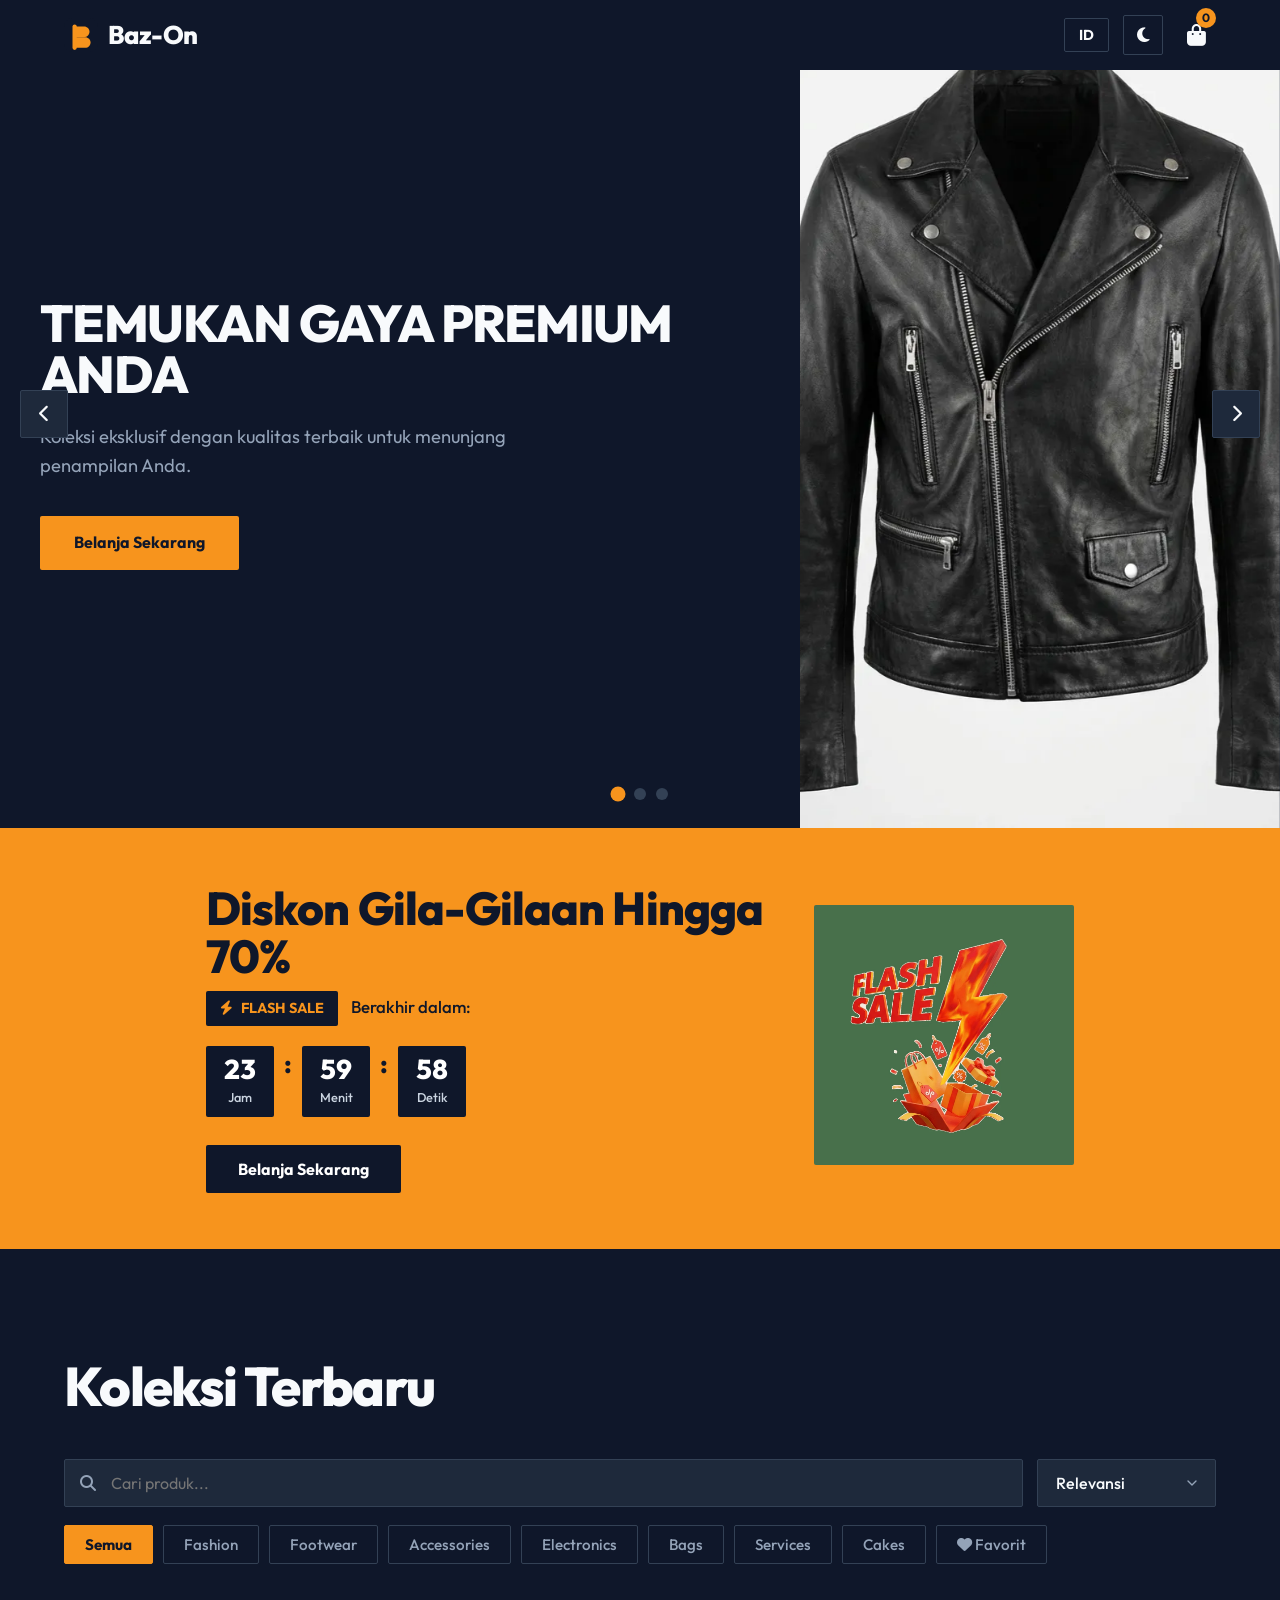
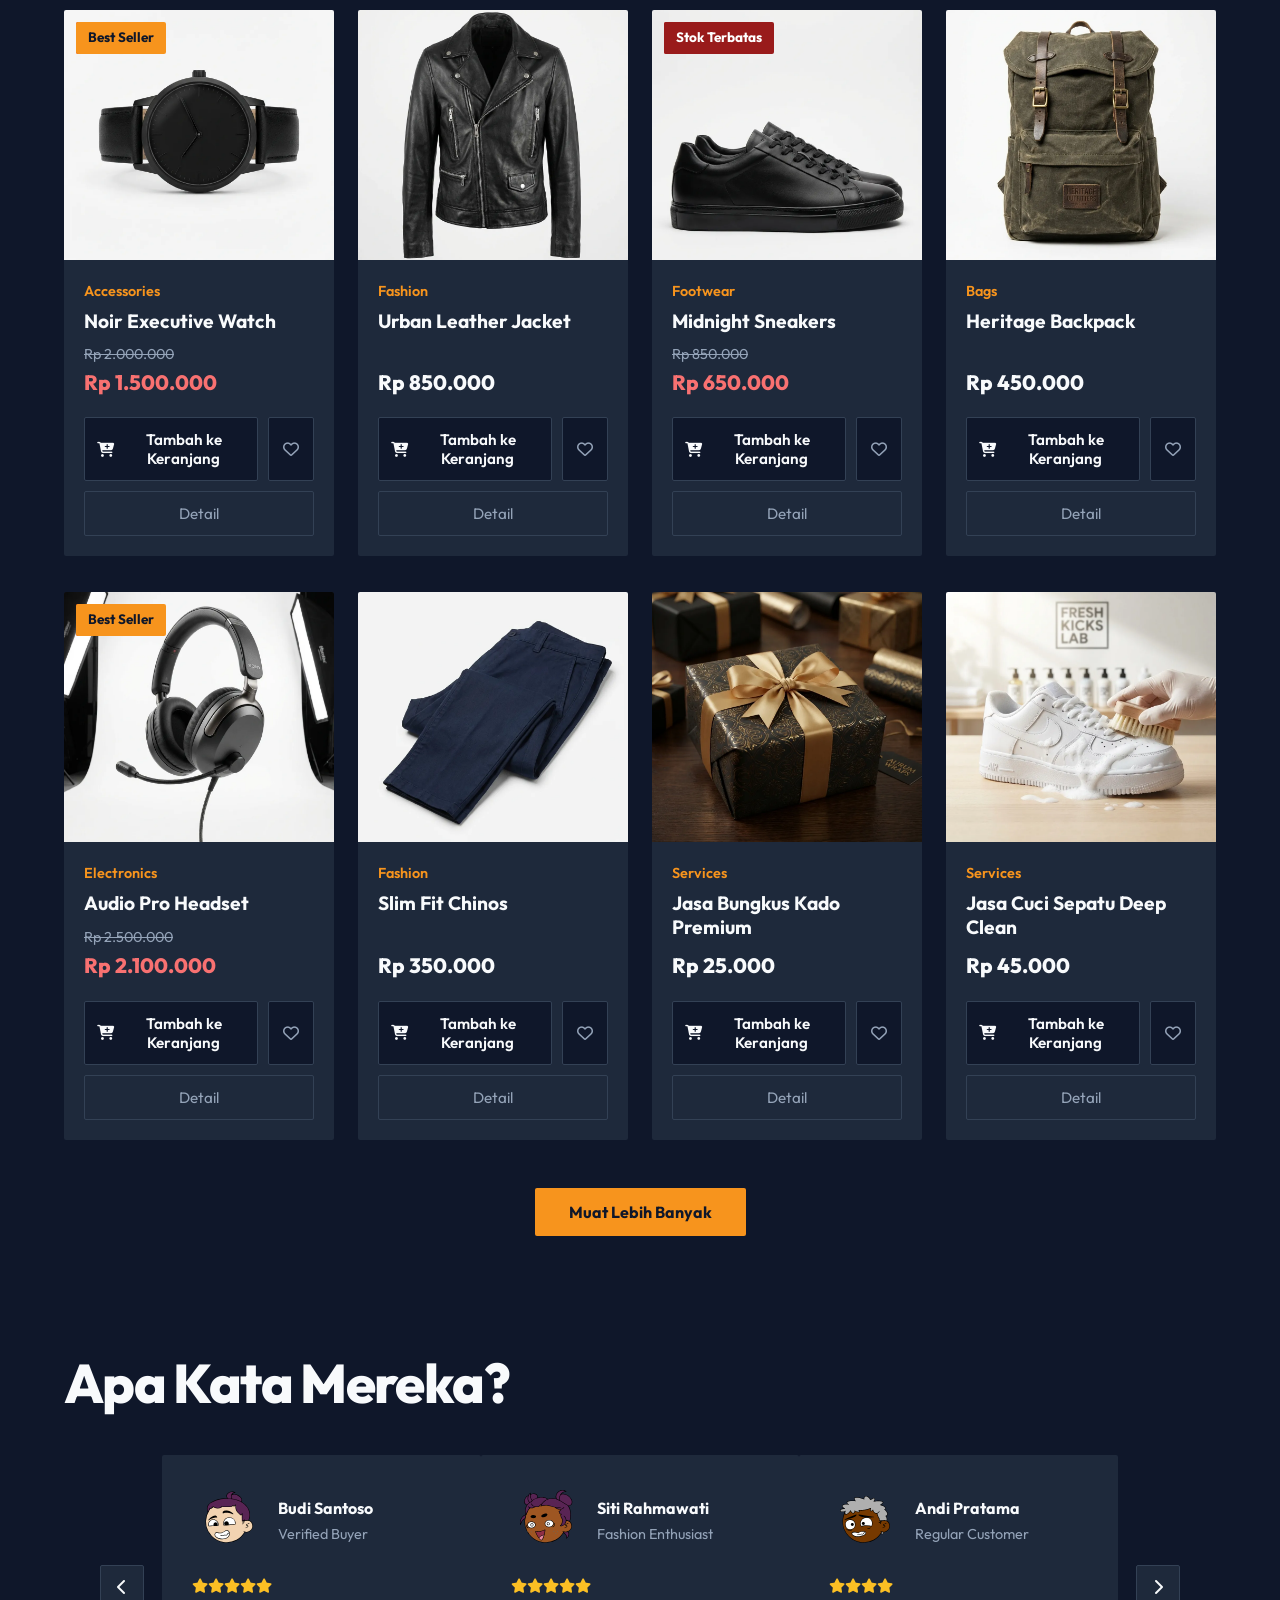
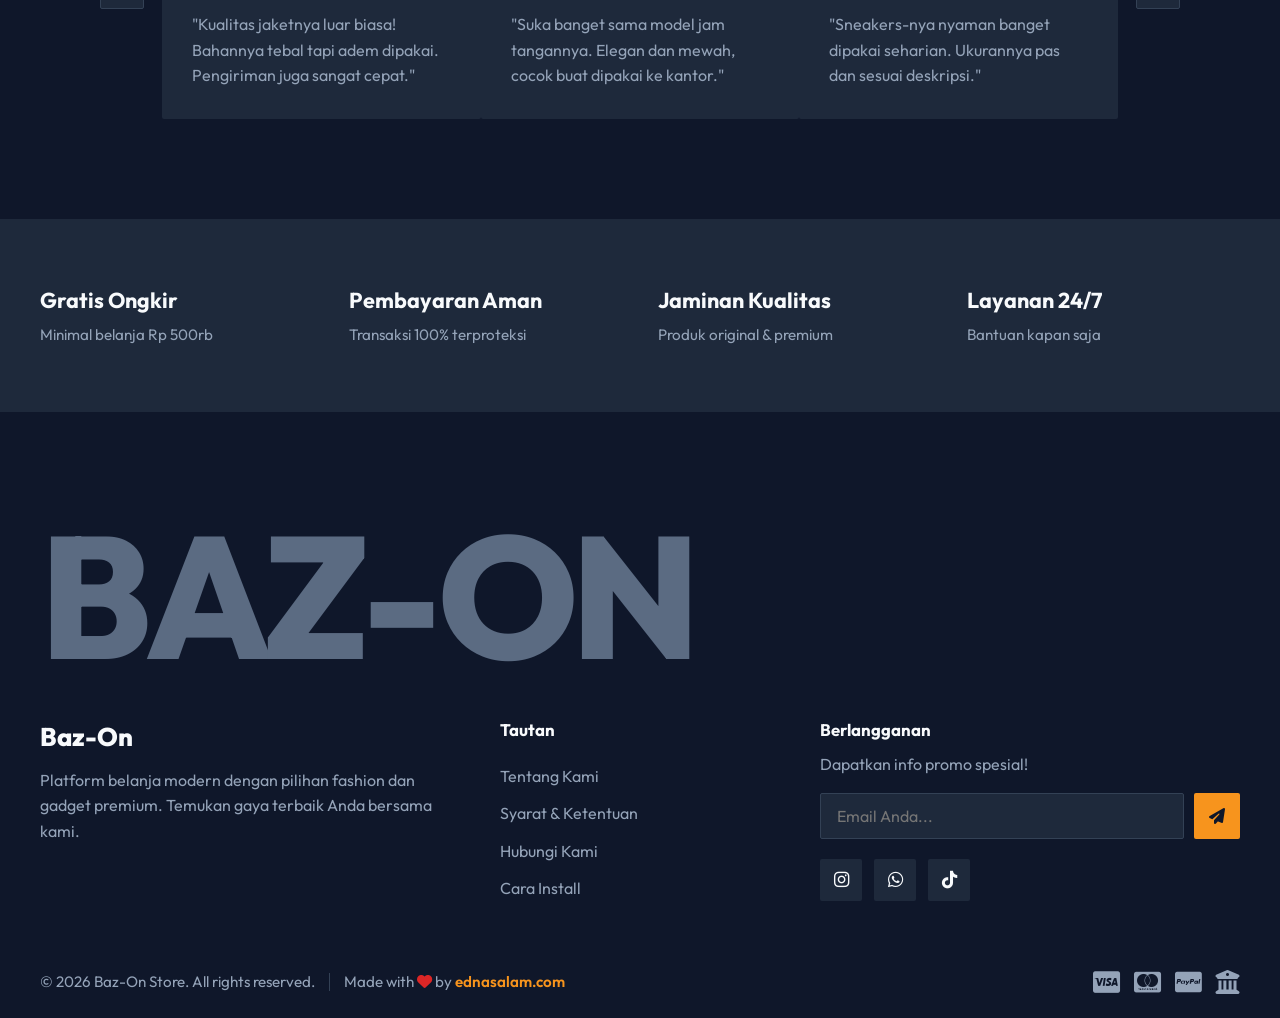
<file: index.html>
<!DOCTYPE html>
<html lang="id">

<head>
    <meta charset="UTF-8">
    <meta name="viewport" content="width=device-width, initial-scale=1.0">
    <title>Baz-On Store | Toko Online Serba Ada</title>
    <meta name="description"
        content="Toko online terpercaya dengan kualitas terbaik. Belanja mudah, checkout via WhatsApp.">
    <meta name="keywords" content="toko online, fashion pria, jam tangan, sneakers, belanja online, premium store">
    <meta name="author" content="Baz-On Store">
    <meta name="robots" content="index, follow">

    <!-- Canonical -->
    <link rel="canonical" href="https://aqles.github.io/baz-on/">

    <!-- Open Graph / Facebook -->
    <meta property="og:type" content="website">
    <meta property="og:url" content="https://aqles.github.io/baz-on/">
    <meta property="og:title" content="Baz-On Store | Toko Online Serba Ada">
    <meta property="og:description"
        content="Temukan gaya premium Anda di Baz-On Store. Belanja aman, mudah, dan terpercaya.">
    <meta property="og:image" content="https://aqles.github.io/baz-on/images/preview.jpg">

    <!-- Twitter -->
    <meta property="twitter:card" content="summary_large_image">
    <meta property="twitter:url" content="https://aqles.github.io/baz-on/">
    <meta property="twitter:title" content="Baz-On Store | Premium E-Commerce">
    <meta property="twitter:description"
        content="Temukan gaya premium Anda di Baz-On Store. Belanja aman, mudah, dan terpercaya.">
    <meta property="twitter:image" content="https://aqles.github.io/baz-on/images/preview.jpg">

    <!-- Structured Data (JSON-LD) -->
    <script type="application/ld+json">
    {
        "@context": "https://schema.org",
        "@type": "OnlineStore",
        "name": "Baz-On Store",
        "image": "https://aqles.github.io/baz-on/logo.svg",
        "description": "Toko online terpercaya dengan kualitas terbaik. Belanja mudah, checkout via WhatsApp.",
        "url": "https://aqles.github.io/baz-on/",
        "telephone": "+6281234567890",
        "priceRange": "$$"
    }
    </script>

    <link rel="icon" type="image/svg+xml" href="logo.svg?v=2">
    <link rel="manifest" href="manifest.json">
    <meta name="theme-color" content="#0f172a">

    <link rel="preconnect" href="https://fonts.googleapis.com">
    <link rel="preconnect" href="https://fonts.gstatic.com" crossorigin>
    <link rel="preconnect" href="https://cdnjs.cloudflare.com" crossorigin>
    <link href="https://fonts.googleapis.com/css2?family=Outfit:wght@300;400;500;600;700;800&display=swap" rel="stylesheet">
    <link rel="stylesheet" href="style.css">
    <link rel="stylesheet" href="https://cdnjs.cloudflare.com/ajax/libs/font-awesome/6.4.0/css/all.min.css">

    <!-- PWA Registration -->
    <script>
        if ('serviceWorker' in navigator) {
            window.addEventListener('load', () => {
                navigator.serviceWorker.register('sw.js').catch(() => {});
            });
        }
    </script>
</head>

<body>
    <div class="app-container">
        <!-- Navigation -->
        <nav class="navbar">
            <div class="nav-content">
                <div class="logo">
                    <img src="logo.svg" alt="Baz-On Logo" class="logo-img"> Baz-On
                </div>
                <div class="nav-icons">
                    <button id="installBtn" class="install-btn hidden" aria-label="Install aplikasi Baz-On">
                        <i class="fa-solid fa-download"></i> Install
                    </button>

                    <!-- Language Toggle -->
                    <button id="langToggle" aria-label="Ganti bahasa">
                        ID
                    </button>
                    <button class="theme-toggle" id="themeToggle" aria-label="Ganti tema gelap atau terang">
                        <i class="fa-solid fa-moon"></i>
                    </button>
                    <div class="cart-icon-wrapper" id="cartBtn" role="button" tabindex="0" aria-label="Buka keranjang belanja">
                        <i class="fa-solid fa-shopping-bag"></i>
                        <span class="cart-count" id="cartCount">0</span>
                    </div>
                </div>
            </div>
        </nav>

        <!-- Hero Section -->
        <!-- Hero Slider (Dynamic) -->
        <header class="hero-slider" id="home">
            <div class="slider-wrapper" id="sliderWrapper">
                <!-- Slides will be injected by JS -->
            </div>

            <button class="slider-btn prev-btn" id="prevBtn" aria-label="Slide sebelumnya"><i class="fa-solid fa-chevron-left"></i></button>
            <button class="slider-btn next-btn" id="nextBtn" aria-label="Slide selanjutnya"><i class="fa-solid fa-chevron-right"></i></button>

            <div class="slider-dots" id="sliderDots"></div>
        </header>

        <!-- Flash Sale Section -->
        <section class="flash-sale-section" id="flashSale">
            <div class="flash-sale-content">
                <h2 data-i18n="flash_sale.title">Diskon Gila-Gilaan Hingga 70%</h2>
                <p><span class="flash-label"><i class="fa-solid fa-bolt"></i> <span data-i18n="flash_sale.label">FLASH SALE</span></span> <span data-i18n="flash_sale.ends_in">Berakhir dalam:</span></p>
                <div class="countdown-timer">
                    <div class="timer-box">
                        <span id="timerHours">00</span>
                        <small data-i18n="flash_sale.hours">Jam</small>
                    </div>
                    <span class="timer-colon">:</span>
                    <div class="timer-box">
                        <span id="timerMinutes">00</span>
                        <small data-i18n="flash_sale.minutes">Menit</small>
                    </div>
                    <span class="timer-colon">:</span>
                    <div class="timer-box">
                        <span id="timerSeconds">00</span>
                        <small data-i18n="flash_sale.seconds">Detik</small>
                    </div>
                </div>
                <button class="btn-flash" id="flashShopBtn"
                    data-i18n="flash_sale.shop_now">
                    Belanja Sekarang
                </button>
            </div>
            <div class="flash-sale-image">
                <img src="images/flash-sale.webp" alt="Flash Sale" onerror="this.style.display='none'">
            </div>
        </section>

        <!-- Product Grid -->
        <main id="products" class="products-section">
            <div class="section-header">
                <h2 data-i18n="products.title">Koleksi Terbaru</h2>
            </div>

            <div class="controls-wrapper">
                <div class="search-container">
                    <div class="search-wrapper">
                        <i class="fa-solid fa-search search-icon"></i>
                        <input type="text" id="searchInput" name="search" placeholder="Cari produk..."
                            data-i18n-placeholder="products.search_placeholder">
                    </div>
                </div>

                <div class="sort-container">
                    <select id="sortSelect" name="sort" class="sort-dropdown">
                        <option value="default" data-i18n="products.sort.default">Relevansi</option>
                        <option value="price_asc" data-i18n="products.sort.price_asc">Harga Terendah</option>
                        <option value="price_desc" data-i18n="products.sort.price_desc">Harga Tertinggi</option>
                        <option value="name_asc" data-i18n="products.sort.name_asc">Nama (A-Z)</option>
                    </select>
                </div>
            </div>

            <div class="filter-container">
                <button class="filter-btn active" data-category="all" data-i18n="products.filters.all">Semua</button>
                <button class="filter-btn" data-category="Fashion">Fashion</button>
                <button class="filter-btn" data-category="Footwear">Footwear</button>
                <button class="filter-btn" data-category="Accessories">Accessories</button>
                <button class="filter-btn" data-category="Electronics">Electronics</button>
                <button class="filter-btn" data-category="Bags">Bags</button>
                <button class="filter-btn" data-category="Services">Services</button>
                <button class="filter-btn" data-category="Cakes">Cakes</button>
                <button class="filter-btn" data-category="favorites"><i class="fa-solid fa-heart"></i> <span
                        data-i18n="products.filters.favorites">Favorit</span></button>
            </div>

            <div class="product-grid" id="productGrid">
                <!-- Products will be injected here by JS -->
            </div>

            <div class="load-more-container" id="loadMoreContainer" style="display: none;">
                <button id="loadMoreBtn" class="btn-primary" data-i18n="products.load_more">Muat Lebih Banyak</button>
            </div>
        </main>

        <!-- Testimonials Section -->
        <section id="testimonials" class="testimonials-section">
            <div class="section-header">
                <h2 data-i18n="testimonials.title">Apa Kata Mereka?</h2>
            </div>

            <div class="testimonial-slider-container">
                <button class="testi-btn prev" id="testiPrevBtn" aria-label="Testimoni sebelumnya"><i class="fa-solid fa-chevron-left"></i></button>

                <div class="testimonial-slider-wrapper">
                    <div class="testimonial-track" id="testimonialTrack">
                        <!-- Testimonials rendered by JS -->
                    </div>
                </div>

                <button class="testi-btn next" id="testiNextBtn" aria-label="Testimoni selanjutnya"><i class="fa-solid fa-chevron-right"></i></button>
            </div>

            <div class="testi-dots" id="testiDots"></div>
        </section>

        <!-- Trust Features Section -->
        <section class="features-section">
          <div class="features-inner">
            <div class="feature-card">
                <div>
                    <h3 data-i18n="features.free_shipping.title">Gratis Ongkir</h3>
                    <p data-i18n="features.free_shipping.desc">Minimal belanja Rp 500rb</p>
                </div>
            </div>
            <div class="feature-card">
                <div>
                    <h3 data-i18n="features.secure_payment.title">Pembayaran Aman</h3>
                    <p data-i18n="features.secure_payment.desc">Transaksi 100% terproteksi</p>
                </div>
            </div>
            <div class="feature-card">
                <div>
                    <h3 data-i18n="features.quality_guarantee.title">Jaminan Kualitas</h3>
                    <p data-i18n="features.quality_guarantee.desc">Produk original & premium</p>
                </div>
            </div>
            <div class="feature-card">
                <div>
                    <h3 data-i18n="features.service_247.title">Layanan 24/7</h3>
                    <p data-i18n="features.service_247.desc">Bantuan kapan saja</p>
                </div>
            </div>
          </div>
        </section>



        <!-- Footer -->
        <footer>
            <div class="footer-wordmark" aria-hidden="true">BAZ-ON</div>
            <div class="footer-content">
                <div class="footer-brand">
                    <h3>Baz-On</h3>
                    <p data-i18n="footer.about">Platform belanja modern dengan pilihan fashion dan gadget premium.
                        Temukan gaya terbaik Anda
                        bersama kami.</p>
                </div>

                <div class="footer-links">
                    <h4 data-i18n="footer.links_title">Tautan</h4>
                    <a href="about.html" data-i18n="footer.links.about_us">Tentang Kami</a>
                    <a href="terms.html" data-i18n="footer.links.terms">Syarat & Ketentuan</a>
                    <a href="contact.html" data-i18n="footer.links.contact">Hubungi Kami</a>
                    <a href="install.html" data-i18n="footer.links.install">Cara Install</a>
                </div>

                <div class="footer-newsletter">
                    <h4 data-i18n="footer.newsletter_title">Berlangganan</h4>
                    <p data-i18n="footer.newsletter_desc">Dapatkan info promo spesial!</p>
                    <form id="newsletterForm" class="newsletter-form">
                        <input type="email" id="newsletterEmail" name="email" placeholder="Email Anda..." required
                            aria-label="Alamat Email Newsletter" data-i18n-placeholder="footer.email_placeholder">
                        <button type="submit" aria-label="Kirim Newsletter"><i
                                class="fa-solid fa-paper-plane"></i></button>
                    </form>
                    <div class="social-links">
                        <a href="#" aria-label="Instagram Baz-On"><i class="fa-brands fa-instagram"></i></a>
                        <a href="#" aria-label="WhatsApp Baz-On"><i class="fa-brands fa-whatsapp"></i></a>
                        <a href="#" aria-label="TikTok Baz-On"><i class="fa-brands fa-tiktok"></i></a>
                    </div>
                </div>
            </div>

            <div class="footer-bottom">
                <div class="footer-bottom-content">
                    <p class="copyright" data-i18n="footer.copyright">&copy; 2026 Baz-On Store. All rights reserved.
                    </p>
                    <div class="divider-vertical"></div>
                    <p class="credit">
                        <span data-i18n="footer.made_with">Made with</span> <i class="fa-solid fa-heart heart-icon"></i>
                        by <a href="https://ednasalam.com" target="_blank" class="credit-link">ednasalam.com</a>
                    </p>
                </div>
                <div class="payment-icons">
                    <i class="fa-brands fa-cc-visa"></i>
                    <i class="fa-brands fa-cc-mastercard"></i>
                    <i class="fa-brands fa-cc-paypal"></i>
                    <i class="fa-solid fa-building-columns"></i> <!-- Bank Transfer -->
                </div>
            </div>
        </footer>
    </div>

    <!-- Product Detail Modal -->
    <div class="modal-overlay" id="productModal" aria-hidden="true">
        <div class="modal-content product-modal-content">
            <button class="close-modal" id="closeProductModal" aria-label="Tutup detail produk"><i class="fa-solid fa-xmark"></i></button>
            <div class="modal-body product-detail-body">
                <div class="modal-image-wrapper">
                    <img src="logo.svg" alt="Product Image" id="modalProductImage">
                </div>
                <div class="modal-product-info">
                    <span class="modal-category" id="modalProductCategory">Category</span>
                    <h3 class="modal-title" id="modalProductTitle">Product Name</h3>

                    <div class="modal-meta">
                        <div class="modal-rating" id="modalProductRating">
                            <!-- Stars Injected via JS -->
                        </div>
                        <span class="modal-stock" id="modalProductStock" data-i18n="modal.stock">Stok: -</span>
                    </div>

                    <p class="modal-price" id="modalProductPrice">Rp 0</p>
                    <p class="modal-description" id="modalProductDesc">Description...</p>

                    <!-- Variants Section -->
                    <div id="modalVariants" class="modal-variants">
                        <!-- Variants injected via JS -->
                    </div>

                    <div class="modal-specs-container">
                        <h4 data-i18n="modal.specs">Spesifikasi:</h4>
                        <ul class="modal-specs-list" id="modalProductSpecs">
                            <!-- Specs injected via JS -->
                        </ul>
                    </div>
                    <button class="btn-add-cart" id="modalAddToCartBtn" style="width: 100%; margin-top: 20px;">
                        <i class="fa-solid fa-cart-plus"></i> <span data-i18n="modal.add_to_cart">Tambah ke
                            Keranjang</span>
                    </button>

                    <div class="product-share">
                        <span data-i18n="modal.share">Bagikan:</span>
                        <div class="share-icons">
                            <button class="share-btn whatsapp" id="shareWa" title="Share ke WhatsApp" aria-label="Bagikan ke WhatsApp"><i
                                    class="fa-brands fa-whatsapp"></i></button>
                            <button class="share-btn twitter" id="shareTw" title="Share ke Twitter" aria-label="Bagikan ke Twitter"><i
                                    class="fa-brands fa-twitter"></i></button>
                            <button class="share-btn copy" id="shareCopy" title="Salin Link" aria-label="Salin link produk"><i
                                    class="fa-solid fa-link"></i></button>
                        </div>
                    </div>
                </div>
            </div>
        </div>
    </div>

    <!-- Cart Modal -->
    <div class="cart-modal-overlay" id="cartModal" aria-hidden="true">
        <div class="cart-modal">
            <div class="cart-header">
                <h3 data-i18n="cart.title">Keranjang Belanja</h3>
                <button class="close-cart" id="closeCart" aria-label="Tutup keranjang"><i class="fa-solid fa-xmark"></i></button>
            </div>
            <div class="cart-items" id="cartItems">
                <!-- Cart items will be injected here -->
                <div class="empty-cart-message" data-i18n="cart.empty">Keranjang Anda kosong</div>
            </div>
            <div class="cart-footer">
                <!-- Coupon Section -->
                <div class="coupon-section">
                    <input type="text" id="couponInput" class="coupon-input" placeholder="Kode Promo (opsional)"
                        data-i18n-placeholder="cart.coupon_placeholder">
                    <button id="applyCouponBtn" class="btn-apply" data-i18n="cart.apply">Pakai</button>
                    <button id="removeCouponBtn" class="btn-remove-coupon hidden" aria-label="Hapus kupon"><i
                            class="fa-solid fa-xmark"></i></button>
                </div>
                <p class="coupon-error" id="couponError" role="alert" hidden></p>

                <div class="cart-total" id="cartSummary">
                    <span data-i18n="cart.total">Total:</span>
                    <span id="cartTotal">Rp 0</span>
                </div>
                <button class="btn-checkout" id="checkoutBtn" data-i18n="cart.checkout">
                    Checkout Sekarang
                </button>
            </div>
        </div>
    </div>

    <!-- Checkout Form Modal -->
    <div class="modal-overlay" id="checkoutModal" aria-hidden="true">
        <div class="modal-content">
            <div class="modal-header">
                <h3 data-i18n="checkout.title">Data Pemesanan</h3>
                <button class="close-modal" id="closeCheckout" aria-label="Tutup form pemesanan"><i class="fa-solid fa-xmark"></i></button>
            </div>
            <div class="modal-body">
                <form id="checkoutForm" onsubmit="event.preventDefault(); processOrder();">
                    <div class="form-group">
                        <label for="customerName" data-i18n="checkout.name">Nama Lengkap</label>
                        <input type="text" id="customerName" name="customerName" required placeholder="Nama Anda"
                            data-i18n-placeholder="checkout.name_placeholder">
                    </div>
                    <div class="form-group">
                        <label for="customerPhone" data-i18n="checkout.phone">Nomor WhatsApp</label>
                        <input type="tel" id="customerPhone" name="customerPhone" required placeholder="08xxxxxxxxxx"
                            data-i18n-placeholder="checkout.phone_placeholder">
                    </div>
                    <div class="form-group">
                        <label for="customerAddress" data-i18n="checkout.address">Alamat Lengkap</label>
                        <textarea id="customerAddress" name="customerAddress" required
                            placeholder="Jalan, RT/RW, Kelurahan, Kecamatan, Kota, Kode Pos"
                            data-i18n-placeholder="checkout.address_placeholder"></textarea>
                    </div>
                    <div class="form-group">
                        <label for="paymentMethod" data-i18n="checkout.payment">Metode Pembayaran</label>
                        <select id="paymentMethod" name="paymentMethod" required>
                            <option value="Transfer Bank" data-i18n="checkout.payment_transfer">Transfer Bank
                                (BCA/Mandiri)</option>
                            <option value="COD" data-i18n="checkout.payment_cod">COD (Bayar di Tempat)</option>
                        </select>
                    </div>
                    <button type="submit" class="btn-primary" style="width: 100%; margin-top: 20px;">
                        <i class="fa-brands fa-whatsapp"></i> <span data-i18n="checkout.submit">Kirim Pesan
                            Pemesanan</span>
                    </button>
                </form>
            </div>
        </div>
    </div>

    <!-- Toast Container -->
    <div class="toast-container" id="toastContainer"></div>

    <!-- Scroll to Top Button -->
    <button id="scrollTopBtn" title="Kembali ke Atas" aria-label="Kembali ke Atas"><i
            class="fa-solid fa-arrow-up"></i></button>

    <!-- Separate Data File -->
    <script src="data.js"></script>
    <script src="translations.js"></script>
    <script src="script.js"></script>
</body>

</html>
</file>
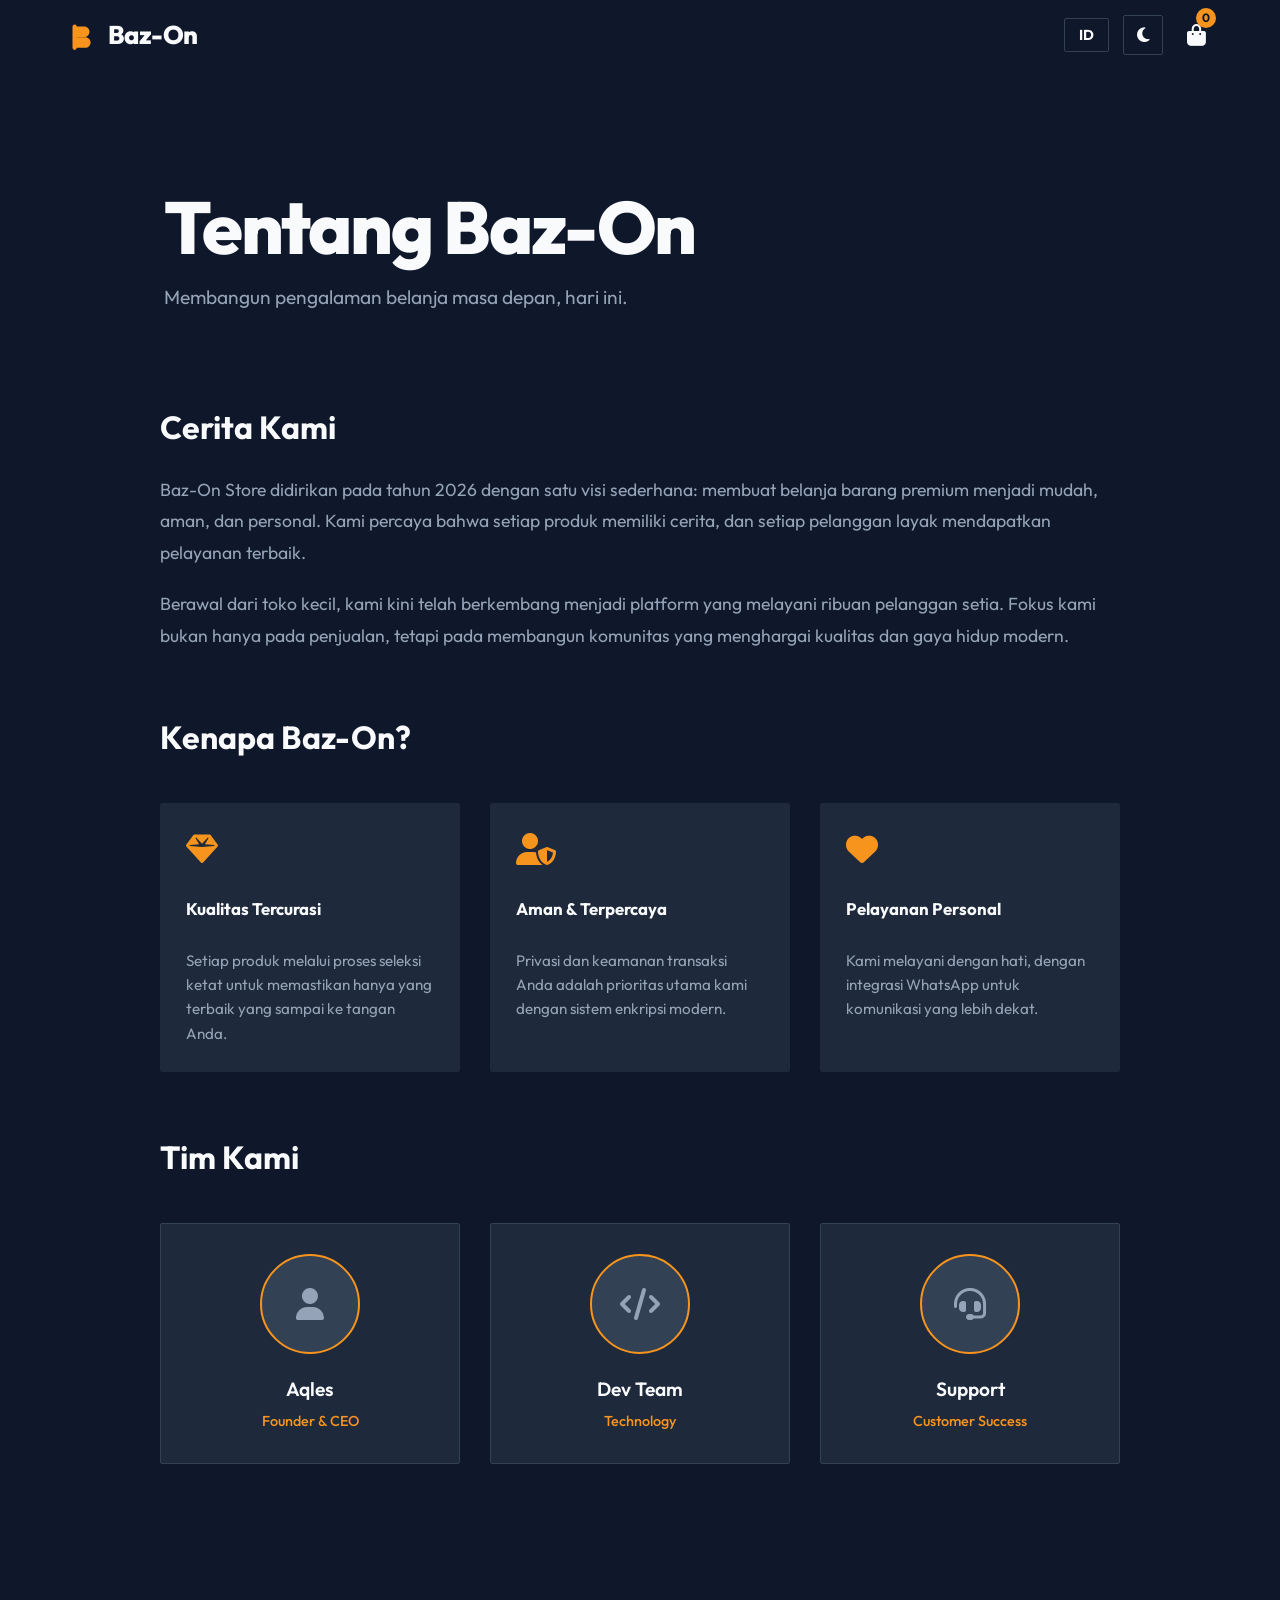
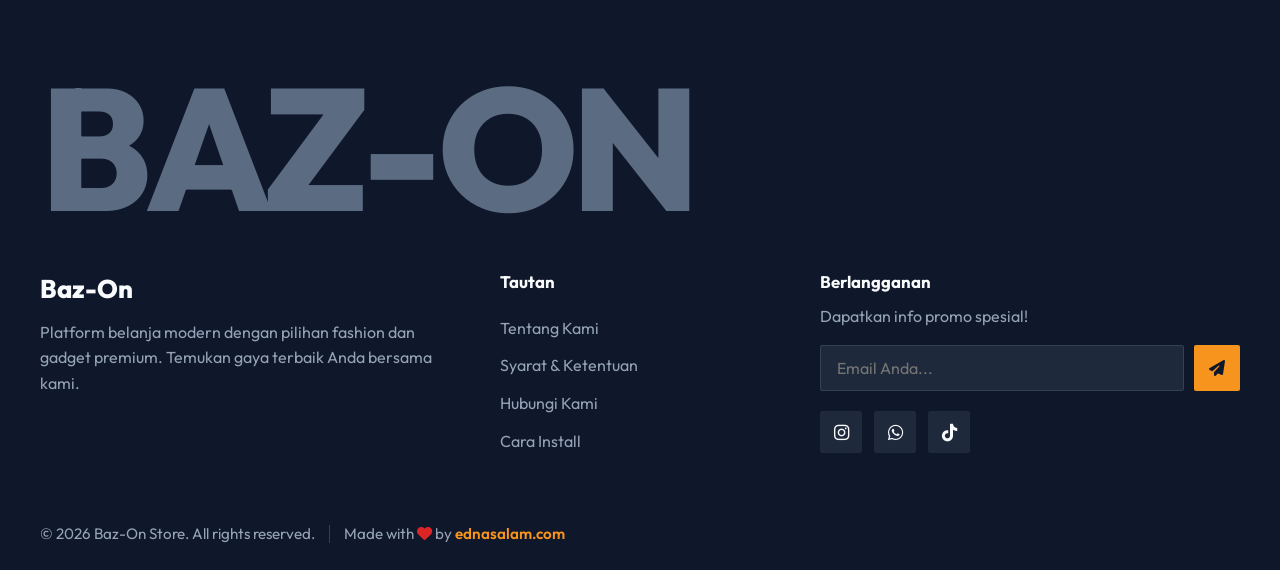
<file: about.html>
<!DOCTYPE html>
<html lang="id">

<head>
    <meta charset="UTF-8">
    <meta name="viewport" content="width=device-width, initial-scale=1.0">
    <title>Tentang Kami | Baz-On Store</title>
    <meta name="description"
        content="Tentang Baz-On Store, platform belanja modern dengan pilihan fashion dan gadget premium.">

    <meta name="theme-color" content="#0f172a">
    <link rel="manifest" href="manifest.json">
    <!-- CSS (Reuse existing styles) -->
    <link rel="preconnect" href="https://fonts.googleapis.com">
    <link rel="preconnect" href="https://fonts.gstatic.com" crossorigin>
    <link rel="preconnect" href="https://cdnjs.cloudflare.com" crossorigin>
    <link href="https://fonts.googleapis.com/css2?family=Outfit:wght@300;400;500;600;700;800&display=swap" rel="stylesheet">
    <link rel="stylesheet" href="style.css">
    <link rel="stylesheet" href="https://cdnjs.cloudflare.com/ajax/libs/font-awesome/6.4.0/css/all.min.css">
    <link rel="icon" type="image/svg+xml" href="logo.svg?v=2">

    <!-- PWA Registration -->
    <script>
        if ('serviceWorker' in navigator) {
            window.addEventListener('load', () => {
                navigator.serviceWorker.register('sw.js').catch(() => {});
            });
        }
    </script>

    <style>
        .about-header {
            text-align: left;
            padding: 130px 24px 50px;
            max-width: 1000px;
            margin: 60px auto 0;
        }

        .about-header h1 {
            font-size: clamp(2.6rem, 6vw, 4.6rem);
            font-weight: 800;
            letter-spacing: -0.03em;
            line-height: 1;
            margin-bottom: 18px;
        }

        .about-grid .feature-card {
            flex-direction: column;
            align-items: flex-start;
            background: var(--card-bg);
            padding: 26px;
            border-radius: var(--radius);
        }

        .about-content {
            max-width: 1000px;
            margin: 0 auto;
            padding: 40px 20px;
        }

        .about-section {
            margin-bottom: 60px;
            animation: fadeIn 0.8s ease forwards;
            opacity: 0;
            transform: translateY(20px);
        }

        .about-section:nth-child(2) {
            animation-delay: 0.2s;
        }

        .about-section:nth-child(3) {
            animation-delay: 0.4s;
        }

        .about-text {
            line-height: 1.8;
            font-size: 1.1rem;
            color: var(--text-secondary);
            margin-bottom: 20px;
        }

        .about-grid {
            display: grid;
            grid-template-columns: repeat(auto-fit, minmax(300px, 1fr));
            gap: 30px;
            margin-top: 40px;
        }

        .team-card {
            background: var(--card-bg);
            border: 1px solid var(--surface-border);
            border-radius: var(--radius-lg);
            padding: 30px;
            text-align: center;
            transition: var(--transition);
        }

        .team-card:hover {
            transform: translateY(-5px);
            border-color: var(--accent);
        }

        .team-avatar {
            width: 100px;
            height: 100px;
            border-radius: 50%;
            object-fit: cover;
            margin-bottom: 20px;
            border: 2px solid var(--accent);
        }

        .team-name {
            font-size: 1.2rem;
            font-weight: 600;
            color: var(--text-primary);
            margin-bottom: 5px;
        }

        .team-role {
            color: var(--accent);
            font-size: 0.9rem;
            font-weight: 500;
        }
    </style>
</head>

<body>
    <div class="app-container">
        <!-- Navigation (Synced with index.html) -->
        <nav class="navbar">
            <div class="nav-content">
                <a href="index.html" class="logo">
                    <img src="logo.svg" alt="Baz-On Logo" class="logo-img"> Baz-On
                </a>
                <div class="nav-icons">
                    <!-- Language Toggle -->
                    <button id="langToggle" aria-label="Ganti bahasa">
                        ID
                    </button>
                    <button class="theme-toggle" id="themeToggle" aria-label="Ganti tema gelap atau terang">
                        <i class="fa-solid fa-moon"></i>
                    </button>
                    <div class="cart-icon-wrapper" id="cartBtn" role="button" tabindex="0" aria-label="Buka keranjang belanja">
                        <i class="fa-solid fa-shopping-bag"></i>
                        <span class="cart-count" id="cartCount">0</span>
                    </div>
                </div>
            </div>
        </nav>

        <header class="about-header">
            <h1>Tentang Baz-On</h1>
            <p style="font-size: 1.2rem; color: var(--text-secondary);">Membangun pengalaman belanja masa depan, hari
                ini.</p>
        </header>

        <main class="about-content">
            <section class="about-section">
                <h2 style="font-size: 2rem; margin-bottom: 20px; color: var(--text-primary);">Cerita Kami</h2>
                <p class="about-text">
                    Baz-On Store didirikan pada tahun 2026 dengan satu visi sederhana: membuat belanja barang premium
                    menjadi mudah, aman, dan personal. Kami percaya bahwa setiap produk memiliki cerita, dan setiap
                    pelanggan layak mendapatkan pelayanan terbaik.
                </p>
                <p class="about-text">
                    Berawal dari toko kecil, kami kini telah berkembang menjadi platform yang melayani ribuan pelanggan
                    setia. Fokus kami bukan hanya pada penjualan, tetapi pada membangun komunitas yang menghargai
                    kualitas dan gaya hidup modern.
                </p>
            </section>

            <section class="about-section">
                <h2 style="font-size: 2rem; margin-bottom: 20px; color: var(--text-primary);">Kenapa Baz-On?</h2>
                <div class="about-grid">
                    <div class="feature-card">
                        <i class="fa-solid fa-gem"
                            style="font-size: 2rem; color: var(--accent); margin-bottom: 15px;"></i>
                        <h3 style="margin-bottom: 10px;">Kualitas Tercurasi</h3>
                        <p style="color: var(--text-secondary);">Setiap produk melalui proses seleksi ketat untuk
                            memastikan hanya yang terbaik yang sampai ke tangan Anda.</p>
                    </div>
                    <div class="feature-card">
                        <i class="fa-solid fa-user-shield"
                            style="font-size: 2rem; color: var(--accent); margin-bottom: 15px;"></i>
                        <h3 style="margin-bottom: 10px;">Aman & Terpercaya</h3>
                        <p style="color: var(--text-secondary);">Privasi dan keamanan transaksi Anda adalah prioritas
                            utama kami dengan sistem enkripsi modern.</p>
                    </div>
                    <div class="feature-card">
                        <i class="fa-solid fa-heart"
                            style="font-size: 2rem; color: var(--accent); margin-bottom: 15px;"></i>
                        <h3 style="margin-bottom: 10px;">Pelayanan Personal</h3>
                        <p style="color: var(--text-secondary);">Kami melayani dengan hati, dengan integrasi WhatsApp
                            untuk komunikasi yang lebih dekat.</p>
                    </div>
                </div>
            </section>

            <section class="about-section">
                <h2 style="font-size: 2rem; margin-bottom: 20px; color: var(--text-primary);">Tim Kami</h2>
                <div class="about-grid">
                    <div class="team-card">
                        <div class="team-avatar"
                            style="background: var(--surface-border); display: flex; align-items: center; justify-content: center; margin: 0 auto 20px;">
                            <i class="fa-solid fa-user" style="font-size: 2rem; color: var(--text-secondary);"></i>
                        </div>
                        <h3 class="team-name">Aqles</h3>
                        <p class="team-role">Founder & CEO</p>
                    </div>
                    <div class="team-card">
                        <div class="team-avatar"
                            style="background: var(--surface-border); display: flex; align-items: center; justify-content: center; margin: 0 auto 20px;">
                            <i class="fa-solid fa-code" style="font-size: 2rem; color: var(--text-secondary);"></i>
                        </div>
                        <h3 class="team-name">Dev Team</h3>
                        <p class="team-role">Technology</p>
                    </div>
                    <div class="team-card">
                        <div class="team-avatar"
                            style="background: var(--surface-border); display: flex; align-items: center; justify-content: center; margin: 0 auto 20px;">
                            <i class="fa-solid fa-headset" style="font-size: 2rem; color: var(--text-secondary);"></i>
                        </div>
                        <h3 class="team-name">Support</h3>
                        <p class="team-role">Customer Success</p>
                    </div>
                </div>
            </section>
        </main>

        <!-- Footer (Synced with index.html) -->
        <footer>
            <div class="footer-wordmark" aria-hidden="true">BAZ-ON</div>
            <div class="footer-content">
                <div class="footer-brand">
                    <h3>Baz-On</h3>
                    <p data-i18n="footer.about">Platform belanja modern dengan pilihan fashion dan gadget premium.
                        Temukan gaya terbaik Anda
                        bersama kami.</p>
                </div>

                <div class="footer-links">
                    <h4 data-i18n="footer.links_title">Tautan</h4>
                    <a href="about.html" data-i18n="footer.links.about_us">Tentang Kami</a>
                    <a href="terms.html" data-i18n="footer.links.terms">Syarat & Ketentuan</a>
                    <a href="contact.html" data-i18n="footer.links.contact">Hubungi Kami</a>
                    <a href="install.html" data-i18n="footer.links.install">Cara Install</a>
                </div>

                <div class="footer-newsletter">
                    <h4 data-i18n="footer.newsletter_title">Berlangganan</h4>
                    <p data-i18n="footer.newsletter_desc">Dapatkan info promo spesial!</p>
                    <form id="newsletterForm" class="newsletter-form">
                        <input type="email" id="newsletterEmail" name="email" placeholder="Email Anda..." required
                            aria-label="Alamat Email Newsletter" data-i18n-placeholder="footer.email_placeholder">
                        <button type="submit" aria-label="Kirim Newsletter"><i
                                class="fa-solid fa-paper-plane"></i></button>
                    </form>
                    <div class="social-links">
                        <a href="#" aria-label="Instagram Baz-On"><i class="fa-brands fa-instagram"></i></a>
                        <a href="#" aria-label="WhatsApp Baz-On"><i class="fa-brands fa-whatsapp"></i></a>
                        <a href="#" aria-label="TikTok Baz-On"><i class="fa-brands fa-tiktok"></i></a>
                    </div>
                </div>
            </div>

            <div class="footer-bottom">
                <div class="footer-bottom-content">
                    <p class="copyright" data-i18n="footer.copyright">&copy; 2026 Baz-On Store. All rights reserved.
                    </p>
                    <div class="divider-vertical"></div>
                    <p class="credit">
                        <span data-i18n="footer.made_with">Made with</span> <i class="fa-solid fa-heart heart-icon"></i>
                        by <a href="https://ednasalam.com" target="_blank" class="credit-link">ednasalam.com</a>
                    </p>
                </div>
            </div>
        </footer>
    </div>

    <!-- Scripts -->
    <script src="data.js"></script>
    <script src="translations.js"></script>
    <script src="script.js"></script>
</body>

</html>
</file>
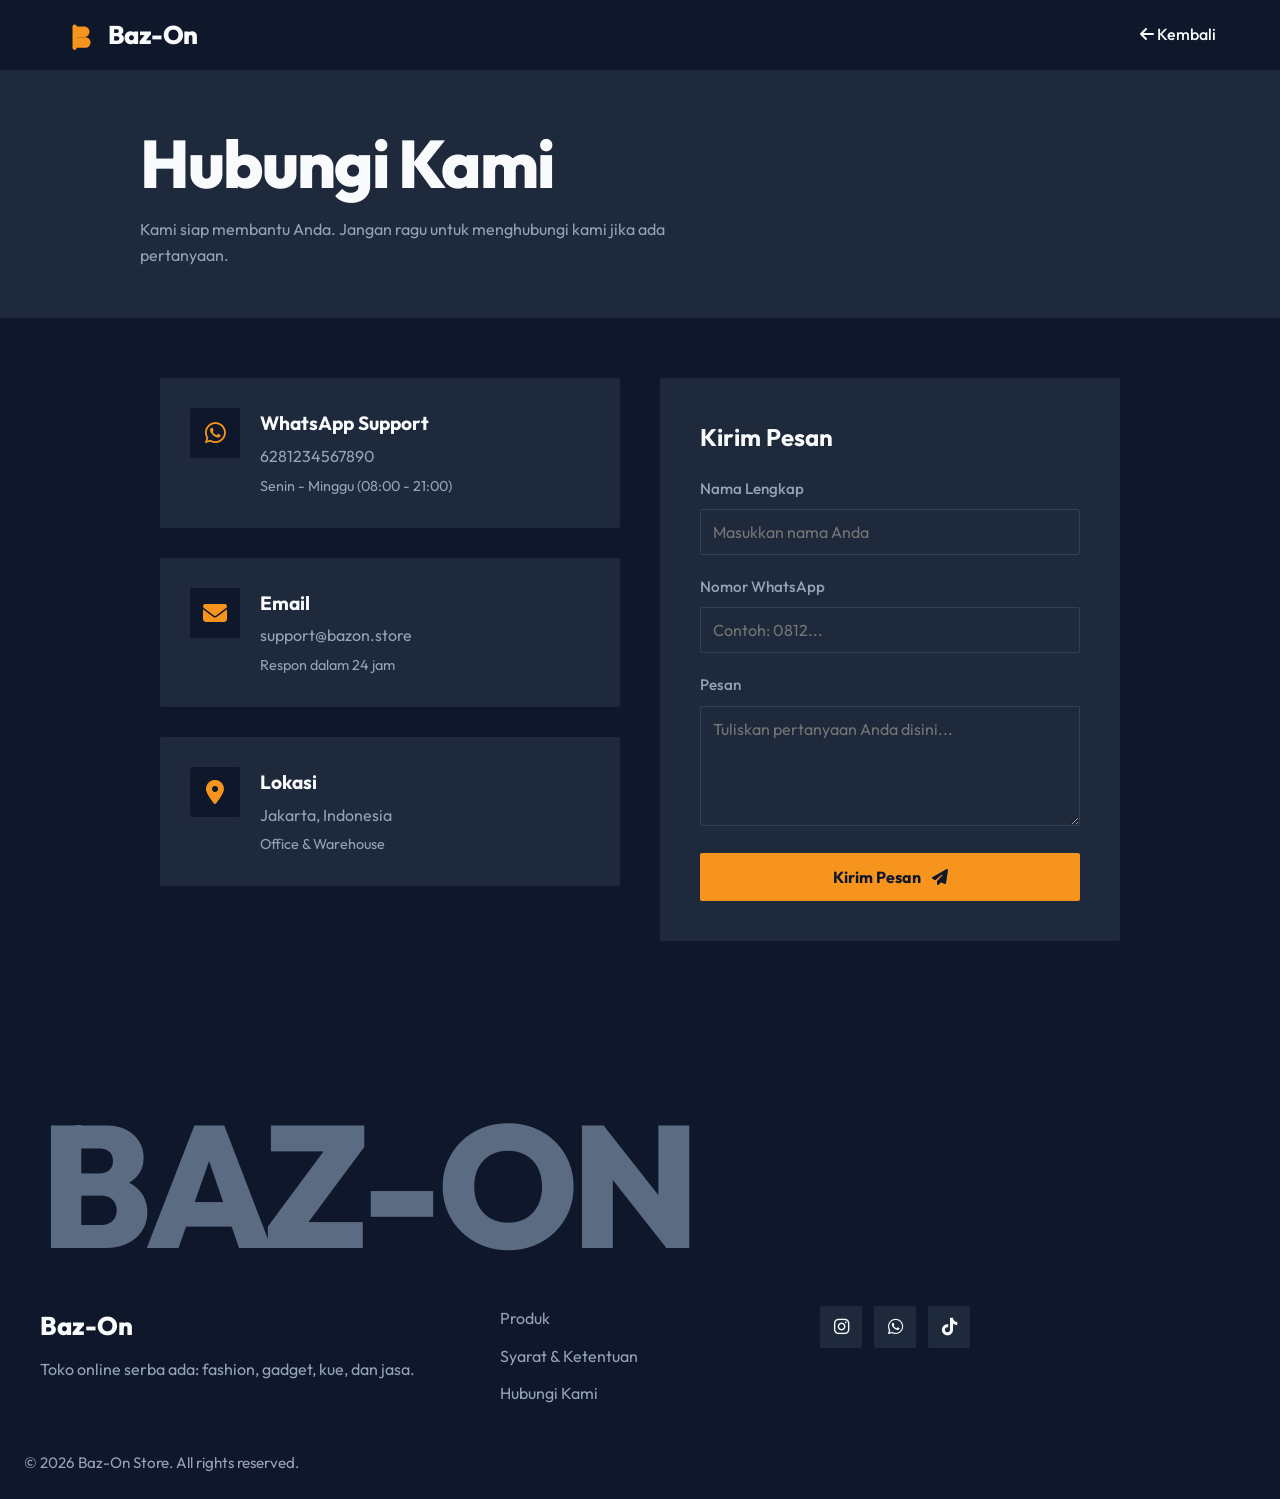
<file: contact.html>
<!DOCTYPE html>
<html lang="id">

<head>
    <meta charset="UTF-8">
    <meta name="viewport" content="width=device-width, initial-scale=1.0">
    <title>Hubungi Kami | Baz-On Store</title>
    <meta name="description"
        content="Hubungi tim support Baz-On Store. Kami siap membantu pertanyaan dan pesanan Anda 24/7.">
    <link rel="canonical" href="https://aqles.github.io/baz-on/contact.html">
    <meta name="theme-color" content="#0f172a">
    <link rel="icon" type="image/svg+xml" href="logo.svg?v=2">
    <link rel="preconnect" href="https://fonts.googleapis.com">
    <link rel="preconnect" href="https://fonts.gstatic.com" crossorigin>
    <link rel="preconnect" href="https://cdnjs.cloudflare.com" crossorigin>
    <link href="https://fonts.googleapis.com/css2?family=Outfit:wght@300;400;500;600;700;800&display=swap" rel="stylesheet">
    <link rel="stylesheet" href="style.css">
    <link rel="stylesheet" href="https://cdnjs.cloudflare.com/ajax/libs/font-awesome/6.4.0/css/all.min.css">
    <style>
        .page-header {
            padding: 130px 24px 50px;
            text-align: left;
            background: var(--card-bg);
        }

        .page-header h1 {
            font-size: clamp(2.4rem, 5.5vw, 4.2rem);
            font-weight: 800;
            letter-spacing: -0.03em;
            line-height: 1;
            max-width: 1000px;
            margin: 0 auto;
        }

        .page-header p {
            max-width: 1000px;
        }

        .page-content {
            max-width: 1000px;
            margin: 60px auto;
            padding: 0 20px;
            display: grid;
            grid-template-columns: 1fr 1fr;
            gap: 40px;
        }

        .contact-info {
            display: flex;
            flex-direction: column;
            gap: 30px;
        }

        .info-card {
            background: var(--card-bg);
            border-radius: var(--radius);
            padding: 30px;
            display: flex;
            align-items: flex-start;
            gap: 20px;
            transition: var(--transition);
        }

        .info-card:hover {
            transform: translateY(-5px);
            border-color: var(--accent);
        }

        .info-icon {
            width: 50px;
            height: 50px;
            background: var(--bg-color);
            border-radius: var(--radius);
            display: flex;
            align-items: center;
            justify-content: center;
            color: var(--accent);
            font-size: 1.5rem;
            flex-shrink: 0;
        }

        .info-content h3 {
            font-size: 1.2rem;
            margin-bottom: 5px;
        }

        .info-content p {
            color: var(--text-secondary);
        }

        .contact-form-card {
            background: var(--card-bg);
            border-radius: var(--radius);
            padding: 40px;
        }

        .form-group {
            margin-bottom: 20px;
        }

        .form-group label {
            display: block;
            margin-bottom: 8px;
            font-weight: 500;
            color: var(--text-secondary);
        }

        .form-control {
            width: 100%;
            padding: 12px;
            background: var(--bg-color);
            border: 1px solid var(--surface-border);
            border-radius: var(--radius);
            color: var(--text-primary);
            font-family: inherit;
            transition: var(--transition);
        }

        .form-control:focus {
            outline: none;
            border-color: var(--accent);
        }

        textarea.form-control {
            min-height: 120px;
            resize: vertical;
        }

        @media (max-width: 768px) {
            .page-header {
                padding: 100px 20px 40px;
            }

            .page-content {
                grid-template-columns: 1fr;
            }

            .contact-form-card,
            .info-card {
                padding: 20px;
            }
        }
    </style>
</head>

<body>
    <!-- Navigation -->
    <nav class="navbar">
        <div class="nav-content">
            <a href="index.html" class="logo" style="text-decoration: none;">
                <img src="logo.svg" alt="Baz-On Logo" class="logo-img"> Baz-On
            </a>
            <div class="nav-icons">
                <a href="index.html" style="color: var(--text-primary); text-decoration: none; font-weight: 500;">
                    <i class="fa-solid fa-arrow-left"></i> Kembali
                </a>
            </div>
        </div>
    </nav>

    <!-- Header -->
    <header class="page-header">
        <h1>Hubungi Kami</h1>
        <p style="color: var(--text-secondary); max-width: 600px; margin: 20px auto 0; margin-left: max(0px, calc((100% - 1000px) / 2));">Kami siap membantu Anda. Jangan
            ragu untuk menghubungi kami jika ada pertanyaan.</p>
    </header>

    <!-- Main Content -->
    <main class="page-content">
        <div class="contact-info">
            <div class="info-card">
                <div class="info-icon">
                    <i class="fa-brands fa-whatsapp"></i>
                </div>
                <div class="info-content">
                    <h3>WhatsApp Support</h3>
                    <p>6281234567890</p>
                    <p style="font-size: 0.9rem; margin-top: 5px;">Senin - Minggu (08:00 - 21:00)</p>
                </div>
            </div>

            <div class="info-card">
                <div class="info-icon">
                    <i class="fa-solid fa-envelope"></i>
                </div>
                <div class="info-content">
                    <h3>Email</h3>
                    <p>support@bazon.store</p>
                    <p style="font-size: 0.9rem; margin-top: 5px;">Respon dalam 24 jam</p>
                </div>
            </div>

            <div class="info-card">
                <div class="info-icon">
                    <i class="fa-solid fa-location-dot"></i>
                </div>
                <div class="info-content">
                    <h3>Lokasi</h3>
                    <p>Jakarta, Indonesia</p>
                    <p style="font-size: 0.9rem; margin-top: 5px;">Office & Warehouse</p>
                </div>
            </div>
        </div>

        <div class="contact-form-card">
            <h3 style="margin-bottom: 20px; font-size: 1.5rem;">Kirim Pesan</h3>
            <form onsubmit="event.preventDefault(); alert('Pesan terkirim! Admin kami akan segera menghubungi Anda.');">
                <div class="form-group">
                    <label for="name">Nama Lengkap</label>
                    <input type="text" id="name" name="name" class="form-control" required
                        placeholder="Masukkan nama Anda">
                </div>
                <div class="form-group">
                    <label for="phone">Nomor WhatsApp</label>
                    <input type="tel" id="phone" name="phone" class="form-control" required
                        placeholder="Contoh: 0812...">
                </div>
                <div class="form-group">
                    <label for="message">Pesan</label>
                    <textarea id="message" name="message" class="form-control" required
                        placeholder="Tuliskan pertanyaan Anda disini..."></textarea>
                </div>
                <button type="submit" class="btn-primary" style="width: 100%;">
                    Kirim Pesan <i class="fa-solid fa-paper-plane" style="margin-left: 8px;"></i>
                </button>
            </form>
        </div>
    </main>

    <!-- Footer -->
    <footer>
        <div class="footer-wordmark" aria-hidden="true">BAZ-ON</div>
        <div class="footer-content">
            <div class="footer-brand">
                <h3>Baz-On</h3>
                <p>Toko online serba ada: fashion, gadget, kue, dan jasa.</p>
            </div>
            <div class="footer-links">
                <a href="index.html#products">Produk</a>
                <a href="terms.html">Syarat & Ketentuan</a>
                <a href="contact.html">Hubungi Kami</a>
            </div>
            <div class="social-links">
                <a href="#" aria-label="Instagram Baz-On"><i class="fa-brands fa-instagram"></i></a>
                <a href="#" aria-label="WhatsApp Baz-On"><i class="fa-brands fa-whatsapp"></i></a>
                <a href="#" aria-label="TikTok Baz-On"><i class="fa-brands fa-tiktok"></i></a>
            </div>
        </div>
        <div class="copyright">
            &copy; 2026 Baz-On Store. All rights reserved.
        </div>
    </footer>

</body>

</html>
</file>
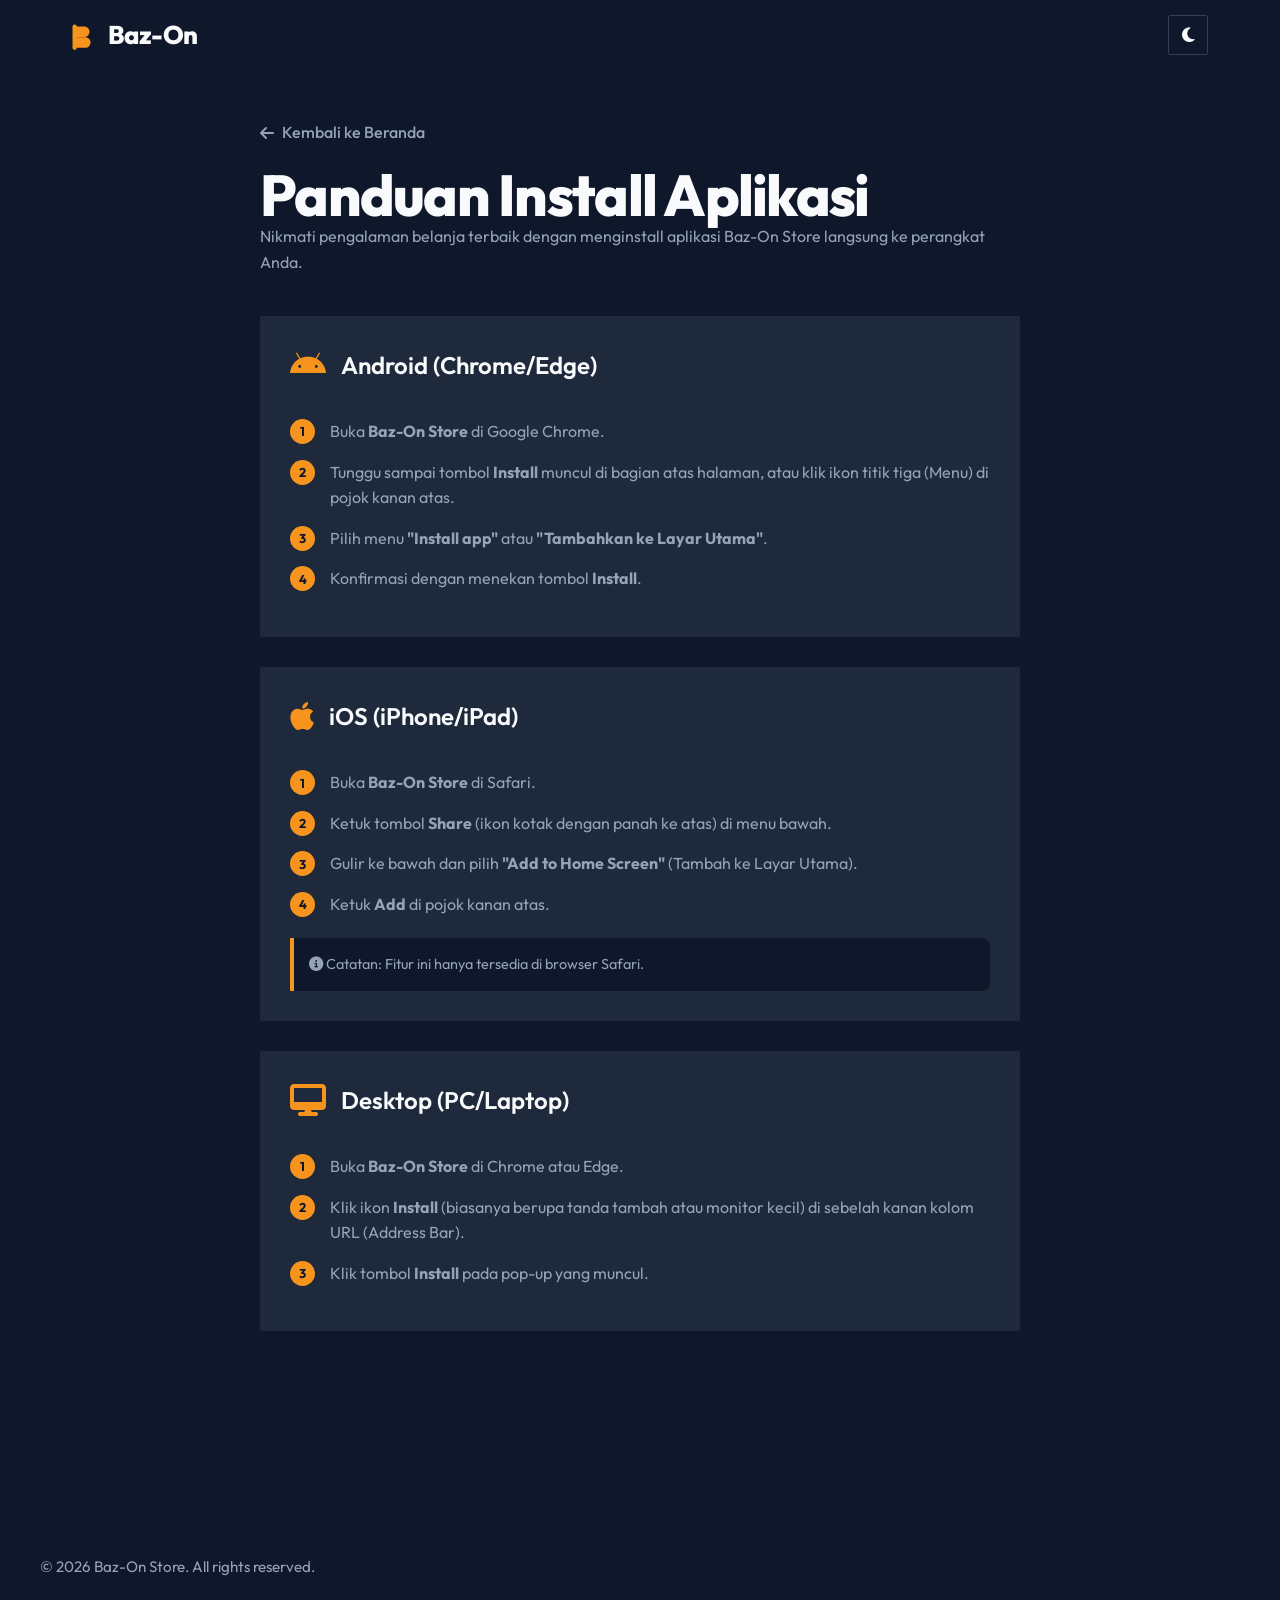
<file: install.html>
<!DOCTYPE html>
<html lang="id">

<head>
    <meta charset="UTF-8">
    <meta name="viewport" content="width=device-width, initial-scale=1.0">
    <title>Cara Install Aplikasi Baz-On Store</title>
    <meta name="description" content="Panduan mudah menginstall aplikasi Baz-On Store di Android, iOS, dan Desktop.">
    <meta name="robots" content="index, follow">

    <meta name="theme-color" content="#0f172a">
    <!-- CSS (Reuse existing styles) -->
    <link rel="preconnect" href="https://fonts.googleapis.com">
    <link rel="preconnect" href="https://fonts.gstatic.com" crossorigin>
    <link rel="preconnect" href="https://cdnjs.cloudflare.com" crossorigin>
    <link href="https://fonts.googleapis.com/css2?family=Outfit:wght@300;400;500;600;700;800&display=swap" rel="stylesheet">
    <link rel="stylesheet" href="style.css">
    <link rel="stylesheet" href="https://cdnjs.cloudflare.com/ajax/libs/font-awesome/6.4.0/css/all.min.css">
    <link rel="icon" type="image/svg+xml" href="logo.svg?v=2">

    <style>
        .install-guide-container {
            max-width: 800px;
            margin: 100px auto 40px;
            /* Offset for fixed navbar */
            padding: 20px;
        }

        .guide-card {
            background: var(--card-bg);
            border-radius: var(--radius);
            padding: 30px;
            margin-bottom: 30px;
        }

        .guide-header {
            display: flex;
            align-items: center;
            gap: 15px;
            margin-bottom: 20px;
            padding-bottom: 15px;
        }

        .guide-icon {
            font-size: 2rem;
            color: var(--accent);
        }

        .guide-title {
            font-size: 1.5rem;
            font-weight: 600;
            color: var(--text-primary);
        }

        .step-list {
            list-style: none;
            counter-reset: step-counter;
        }

        .step-item {
            position: relative;
            padding-left: 40px;
            margin-bottom: 15px;
            color: var(--text-secondary);
        }

        .step-item::before {
            counter-increment: step-counter;
            content: counter(step-counter);
            position: absolute;
            left: 0;
            top: 0;
            width: 25px;
            height: 25px;
            background: var(--accent);
            color: var(--bg-color);
            border-radius: 50%;
            display: flex;
            align-items: center;
            justify-content: center;
            font-weight: 700;
            font-size: 0.8rem;
        }

        .note {
            background: var(--bg-color);
            border-left: 4px solid var(--accent);
            padding: 15px;
            border-radius: 0 8px 8px 0;
            margin-top: 20px;
            font-size: 0.9rem;
            color: var(--text-secondary);
        }

        .back-link {
            display: inline-flex;
            align-items: center;
            gap: 8px;
            color: var(--text-secondary);
            text-decoration: none;
            margin-bottom: 20px;
            font-weight: 500;
        }

        .back-link:hover {
            color: var(--accent);
        }
    </style>
</head>

<body>
    <!-- Navbar (Simplified) -->
    <nav class="navbar">
        <div class="nav-content">
            <a href="index.html" class="logo">
                <img src="logo.svg" alt="Baz-On Logo" class="logo-img"> Baz-On
            </a>
            <div class="nav-icons">
                <button class="theme-toggle" id="themeToggle" aria-label="Ganti tema gelap atau terang">
                    <i class="fa-solid fa-moon"></i>
                </button>
            </div>
        </div>
    </nav>

    <main class="install-guide-container">
        <a href="index.html" class="back-link"><i class="fa-solid fa-arrow-left"></i> Kembali ke Beranda</a>

        <div class="section-header" style="text-align: left; margin-bottom: 40px;">
            <h1 style="font-size: clamp(2.2rem, 5vw, 3.6rem); font-weight: 800; letter-spacing: -0.03em; line-height: 1.02;">Panduan Install Aplikasi</h1>
            <p style="color: var(--text-secondary);">Nikmati pengalaman belanja terbaik dengan menginstall aplikasi
                Baz-On Store langsung ke perangkat Anda.</p>
        </div>

        <!-- Android Guide -->
        <div class="guide-card">
            <div class="guide-header">
                <i class="fa-brands fa-android guide-icon"></i>
                <h2 class="guide-title">Android (Chrome/Edge)</h2>
            </div>
            <ol class="step-list">
                <li class="step-item">Buka <strong>Baz-On Store</strong> di Google Chrome.</li>
                <li class="step-item">Tunggu sampai tombol <strong>Install</strong> muncul di bagian atas halaman, atau klik ikon titik
                    tiga (Menu) di pojok kanan atas.</li>
                <li class="step-item">Pilih menu <strong>"Install app"</strong> atau <strong>"Tambahkan ke Layar
                        Utama"</strong>.</li>
                <li class="step-item">Konfirmasi dengan menekan tombol <strong>Install</strong>.</li>
            </ol>
        </div>

        <!-- iOS Guide -->
        <div class="guide-card">
            <div class="guide-header">
                <i class="fa-brands fa-apple guide-icon"></i>
                <h2 class="guide-title">iOS (iPhone/iPad)</h2>
            </div>
            <ol class="step-list">
                <li class="step-item">Buka <strong>Baz-On Store</strong> di Safari.</li>
                <li class="step-item">Ketuk tombol <strong>Share</strong> (ikon kotak dengan panah ke atas) di menu
                    bawah.</li>
                <li class="step-item">Gulir ke bawah dan pilih <strong>"Add to Home Screen"</strong> (Tambah ke Layar
                    Utama).</li>
                <li class="step-item">Ketuk <strong>Add</strong> di pojok kanan atas.</li>
            </ol>
            <div class="note">
                <i class="fa-solid fa-info-circle"></i> Catatan: Fitur ini hanya tersedia di browser Safari.
            </div>
        </div>

        <!-- Desktop Guide -->
        <div class="guide-card">
            <div class="guide-header">
                <i class="fa-solid fa-desktop guide-icon"></i>
                <h2 class="guide-title">Desktop (PC/Laptop)</h2>
            </div>
            <ol class="step-list">
                <li class="step-item">Buka <strong>Baz-On Store</strong> di Chrome atau Edge.</li>
                <li class="step-item">Klik ikon <strong>Install</strong> (biasanya berupa tanda tambah atau monitor
                    kecil) di sebelah kanan kolom URL (Address Bar).</li>
                <li class="step-item">Klik tombol <strong>Install</strong> pada pop-up yang muncul.</li>
            </ol>
        </div>

    </main>

    <!-- Footer -->
    <footer>
        <div class="footer-bottom">
            <div class="footer-bottom-content">
                <p class="copyright">&copy; 2026 Baz-On Store. All rights reserved.</p>
            </div>
        </div>
    </footer>

    <script src="data.js"></script>
    <script>
        // Simple Theme Logic for this specific page (syncs with main script via localStorage)
        const themeToggle = document.getElementById('themeToggle');
        const icon = themeToggle.querySelector('i');
        const savedTheme = localStorage.getItem('bazon_theme') || 'dark';

        document.documentElement.setAttribute('data-theme', savedTheme);
        updateThemeIcon(icon, savedTheme);

        themeToggle.addEventListener('click', () => {
            const currentTheme = document.documentElement.getAttribute('data-theme');
            const newTheme = currentTheme === 'dark' ? 'light' : 'dark';

            document.documentElement.setAttribute('data-theme', newTheme);
            localStorage.setItem('bazon_theme', newTheme);
            updateThemeIcon(icon, newTheme);
        });

        function updateThemeIcon(icon, theme) {
            if (theme === 'light') {
                icon.className = 'fa-solid fa-sun';
            } else {
                icon.className = 'fa-solid fa-moon';
            }
        }
    </script>
</body>

</html>
</file>
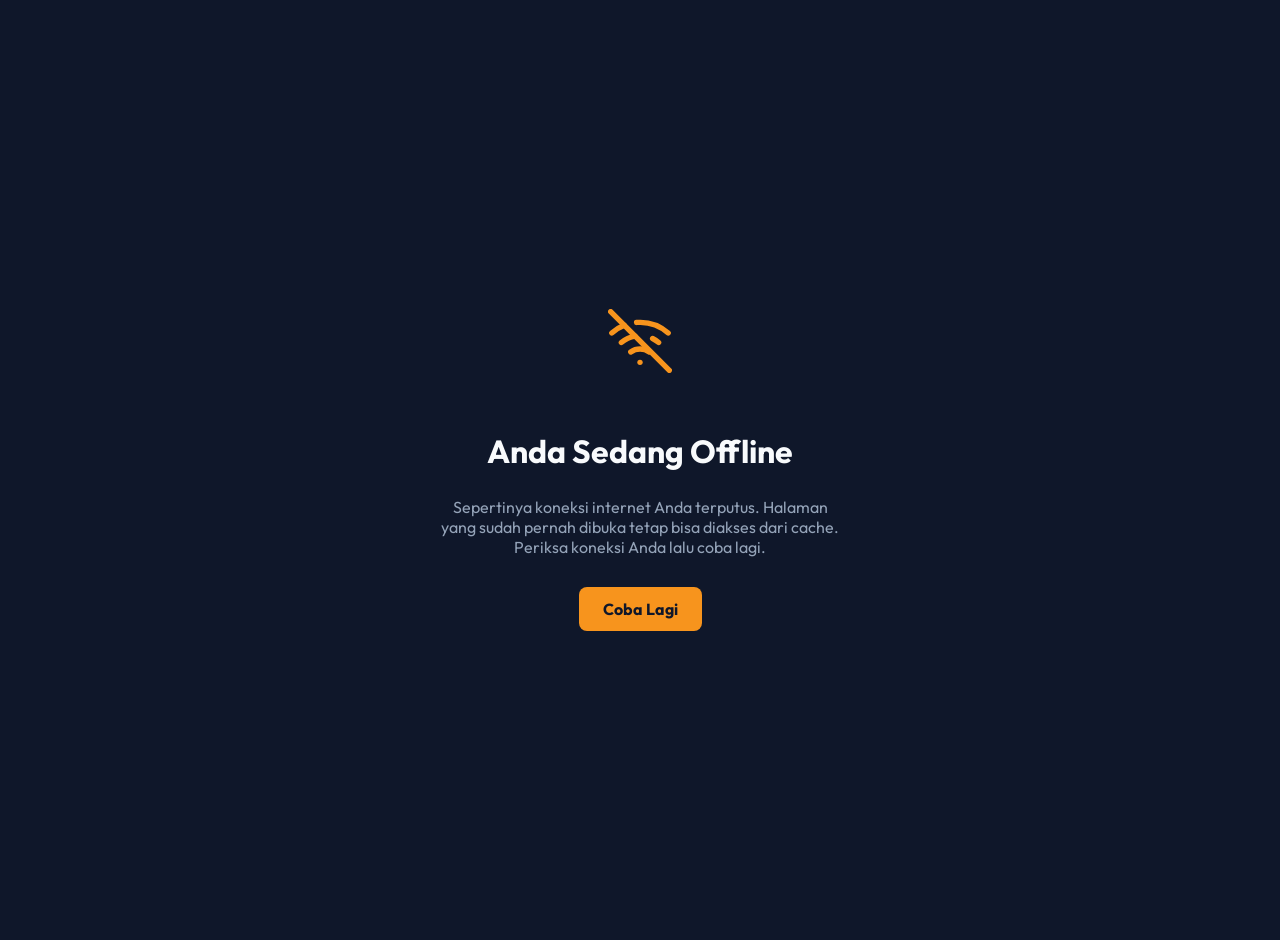
<file: offline.html>
<!DOCTYPE html>
<html lang="id">

<head>
    <meta charset="UTF-8">
    <meta name="viewport" content="width=device-width, initial-scale=1.0">
    <title>Offline - Baz-On Store</title>
    <meta name="theme-color" content="#0f172a">
    <link href="https://fonts.googleapis.com/css2?family=Outfit:wght@300;400;500;600;700&display=swap" rel="stylesheet">
    <style>
        :root {
            --primary: #f7941d;
            --dark-bg: #0f172a;
            --text-light: #f8fafc;
        }

        body {
            font-family: 'Outfit', sans-serif;
            background-color: var(--dark-bg);
            color: var(--text-light);
            display: flex;
            flex-direction: column;
            justify-content: center;
            align-items: center;
            height: 100dvh;
            margin: 0;
            text-align: center;
            padding: 20px;
        }

        .icon {
            font-size: 4rem;
            color: var(--primary);
            margin-bottom: 20px;
        }

        h1 {
            font-size: 2rem;
            margin-bottom: 10px;
        }

        p {
            color: #94a3b8;
            margin-bottom: 30px;
            max-width: 400px;
        }

        .btn {
            background-color: var(--primary);
            color: #0f172a;
            font-weight: 700;
            font-family: inherit;
            border: none;
            padding: 12px 24px;
            border-radius: 8px;
            font-size: 1rem;
            cursor: pointer;
            text-decoration: none;
            transition: opacity 0.3s;
        }

        .btn:hover {
            opacity: 0.9;
        }
    </style>
</head>

<body>
    <div class="icon">
        <svg xmlns="http://www.w3.org/2000/svg" width="64" height="64" viewBox="0 0 24 24" fill="none"
            stroke="currentColor" stroke-width="2" stroke-linecap="round" stroke-linejoin="round">
            <line x1="1" y1="1" x2="23" y2="23"></line>
            <path d="M16.72 11.06A10.94 10.94 0 0 1 19 12.55"></path>
            <path d="M5 12.55a10.94 10.94 0 0 1 5.17-2.39"></path>
            <path d="M10.71 5.05A16 16 0 0 1 22.58 9"></path>
            <path d="M1.42 9a15.91 15.91 0 0 1 4.7-2.88"></path>
            <path d="M8.53 16.11a6 6 0 0 1 6.95 0"></path>
            <line x1="12" y1="20" x2="12.01" y2="20"></line>
        </svg>
    </div>
    <h1>Anda Sedang Offline</h1>
    <p>Sepertinya koneksi internet Anda terputus. Halaman yang sudah pernah dibuka tetap bisa diakses dari cache. Periksa koneksi Anda lalu coba lagi.</p>
    <button onclick="window.location.reload()" class="btn">Coba Lagi</button>
</body>

</html>
</file>
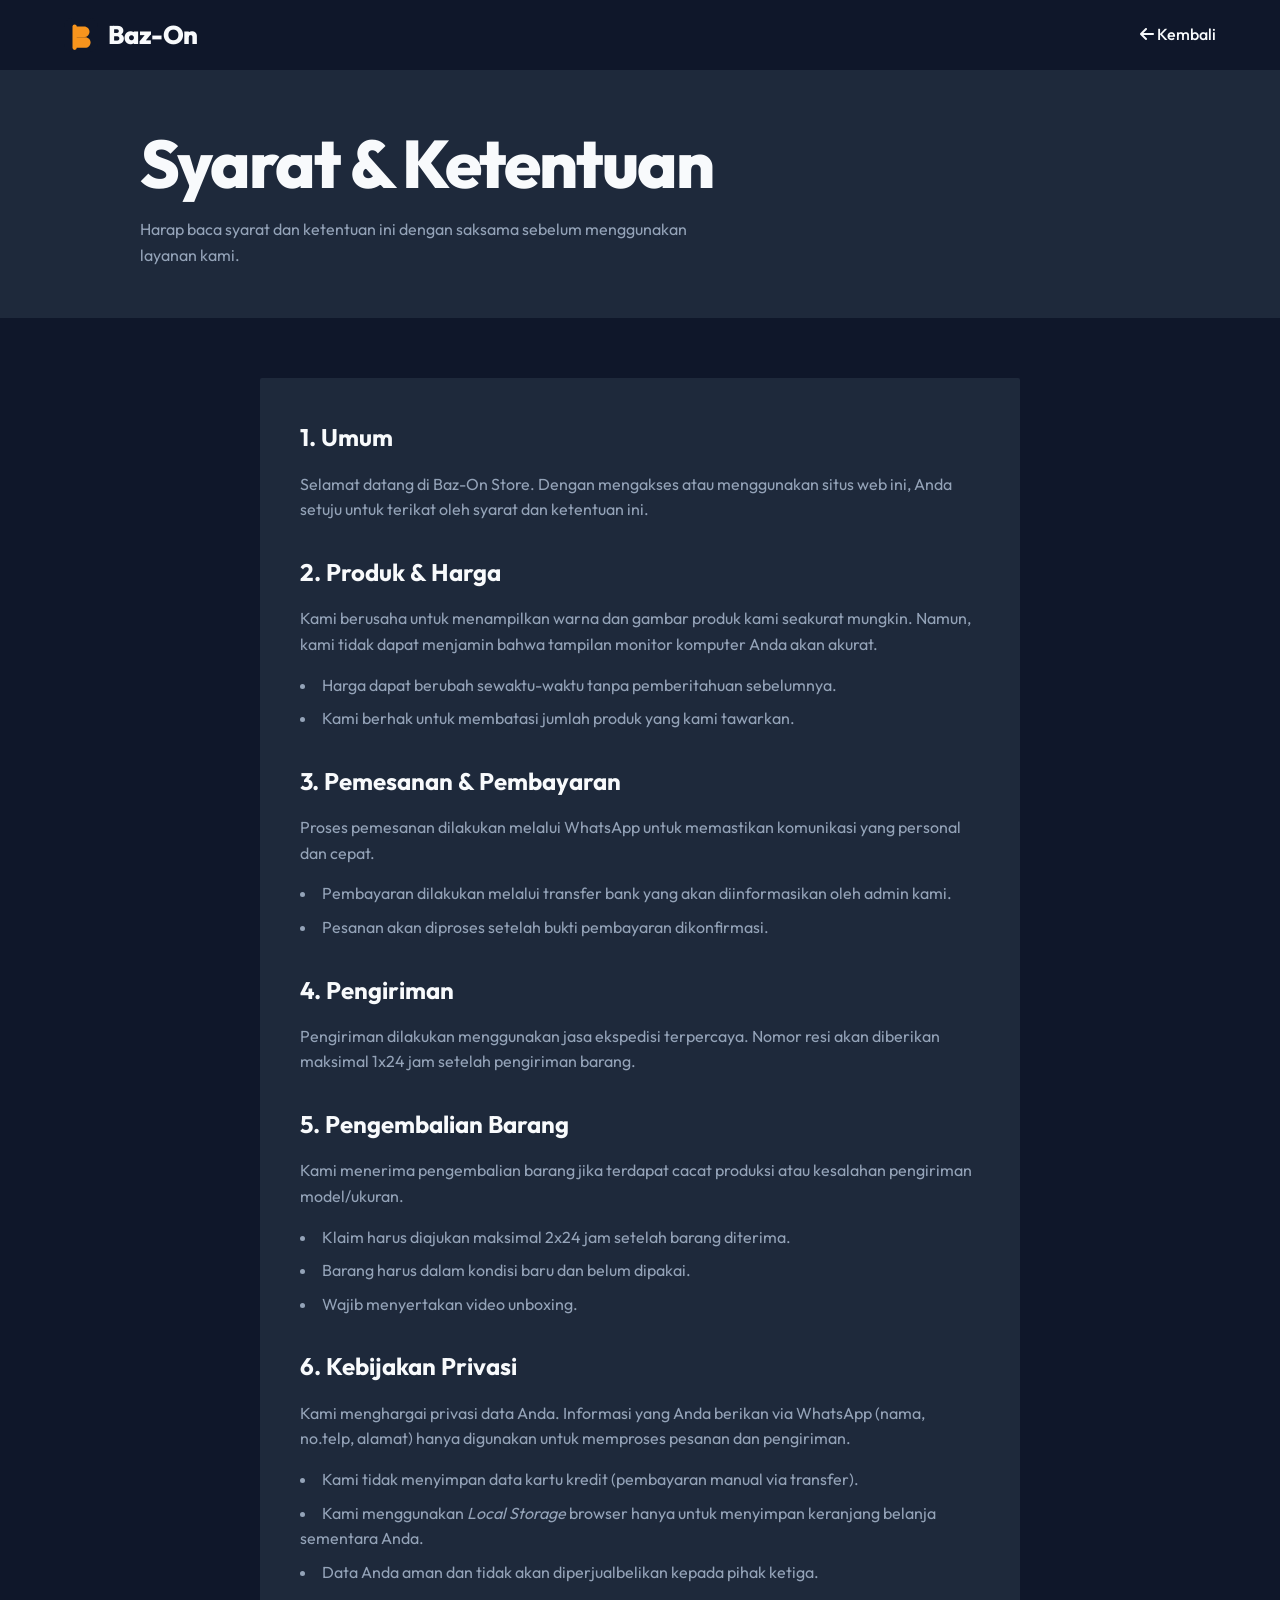
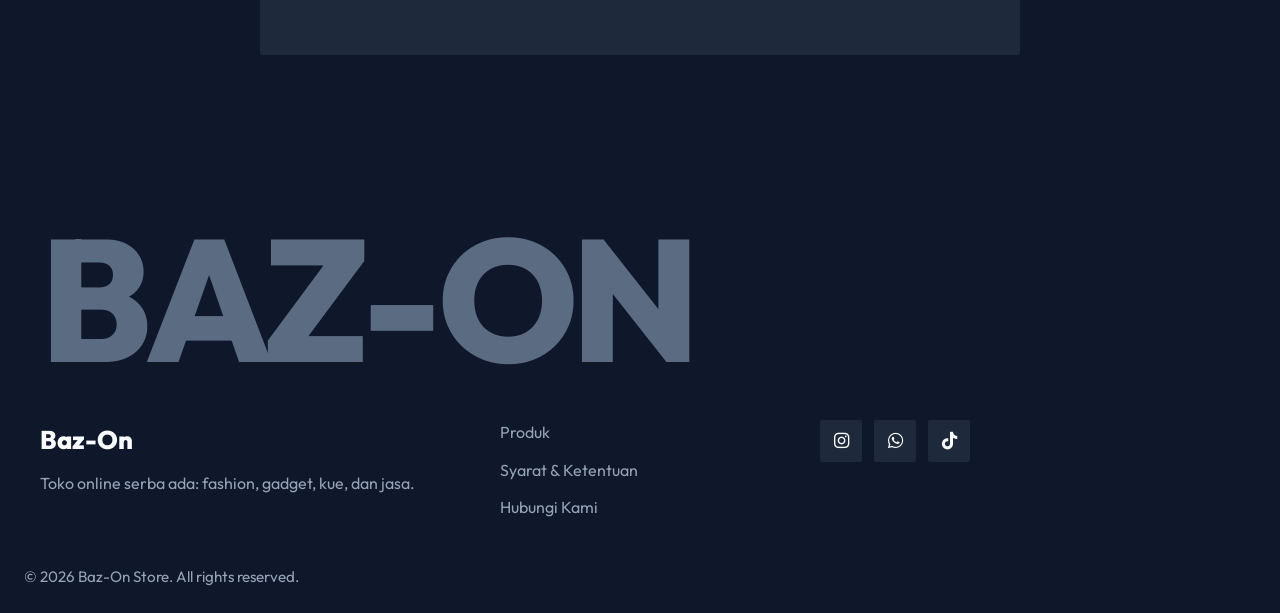
<file: terms.html>
<!DOCTYPE html>
<html lang="id">

<head>
    <meta charset="UTF-8">
    <meta name="viewport" content="width=device-width, initial-scale=1.0">
    <title>Syarat & Ketentuan | Baz-On Store</title>
    <meta name="description"
        content="Pelajari syarat dan ketentuan berbelanja di Baz-On Store. Transparan dan terpercaya.">
    <meta name="robots" content="noindex, follow">
    <!-- Terms pages often set to noindex to avoid duplicate content flags, but follow links -->
    <link rel="canonical" href="https://aqles.github.io/baz-on/terms.html">
    <meta name="theme-color" content="#0f172a">
    <link rel="icon" type="image/svg+xml" href="logo.svg?v=2">
    <link rel="preconnect" href="https://fonts.googleapis.com">
    <link rel="preconnect" href="https://fonts.gstatic.com" crossorigin>
    <link rel="preconnect" href="https://cdnjs.cloudflare.com" crossorigin>
    <link href="https://fonts.googleapis.com/css2?family=Outfit:wght@300;400;500;600;700;800&display=swap" rel="stylesheet">
    <link rel="stylesheet" href="style.css">
    <link rel="stylesheet" href="https://cdnjs.cloudflare.com/ajax/libs/font-awesome/6.4.0/css/all.min.css">
    <style>
        .page-header {
            padding: 130px 24px 50px;
            text-align: left;
            background: var(--card-bg);
        }

        .page-header h1 {
            font-size: clamp(2.4rem, 5.5vw, 4.2rem);
            font-weight: 800;
            letter-spacing: -0.03em;
            line-height: 1;
            max-width: 1000px;
            margin: 0 auto;
        }

        .page-content {
            max-width: 800px;
            margin: 60px auto;
            padding: 0 20px;
        }

        .content-card {
            background: var(--card-bg);
            border-radius: var(--radius);
            padding: 40px;
        }

        .content-section {
            margin-bottom: 30px;
        }

        .content-section h3 {
            color: var(--text-primary);
            margin-bottom: 15px;
            font-size: 1.5rem;
        }

        .content-section p {
            color: var(--text-secondary);
            margin-bottom: 15px;
        }

        .content-section ul {
            list-style-position: inside;
            color: var(--text-secondary);
            margin-bottom: 15px;
        }

        .content-section li {
            margin-bottom: 8px;
        }

        @media (max-width: 768px) {
            .page-header {
                padding: 100px 20px 40px;
            }

            .content-card {
                padding: 20px;
            }
        }
    </style>
</head>

<body>
    <!-- Navigation -->
    <nav class="navbar">
        <div class="nav-content">
            <a href="index.html" class="logo" style="text-decoration: none;">
                <img src="logo.svg" alt="Baz-On Logo" class="logo-img"> Baz-On
            </a>
            <div class="nav-icons">
                <a href="index.html" style="color: var(--text-primary); text-decoration: none; font-weight: 500;">
                    <i class="fa-solid fa-arrow-left"></i> Kembali
                </a>
            </div>
        </div>
    </nav>

    <!-- Header -->
    <header class="page-header">
        <h1>Syarat &amp; Ketentuan</h1>
        <p style="color: var(--text-secondary); max-width: 600px; margin: 20px auto 0; margin-left: max(0px, calc((100% - 1000px) / 2));">Harap baca syarat dan ketentuan
            ini dengan saksama sebelum menggunakan layanan kami.</p>
    </header>

    <!-- Main Content -->
    <main class="page-content">
        <div class="content-card">
            <div class="content-section">
                <h3>1. Umum</h3>
                <p>Selamat datang di Baz-On Store. Dengan mengakses atau menggunakan situs web ini, Anda setuju untuk
                    terikat oleh syarat dan ketentuan ini.</p>
            </div>

            <div class="content-section">
                <h3>2. Produk & Harga</h3>
                <p>Kami berusaha untuk menampilkan warna dan gambar produk kami seakurat mungkin. Namun, kami tidak
                    dapat menjamin bahwa tampilan monitor komputer Anda akan akurat.</p>
                <ul>
                    <li>Harga dapat berubah sewaktu-waktu tanpa pemberitahuan sebelumnya.</li>
                    <li>Kami berhak untuk membatasi jumlah produk yang kami tawarkan.</li>
                </ul>
            </div>

            <div class="content-section">
                <h3>3. Pemesanan & Pembayaran</h3>
                <p>Proses pemesanan dilakukan melalui WhatsApp untuk memastikan komunikasi yang personal dan cepat.</p>
                <ul>
                    <li>Pembayaran dilakukan melalui transfer bank yang akan diinformasikan oleh admin kami.</li>
                    <li>Pesanan akan diproses setelah bukti pembayaran dikonfirmasi.</li>
                </ul>
            </div>

            <div class="content-section">
                <h3>4. Pengiriman</h3>
                <p>Pengiriman dilakukan menggunakan jasa ekspedisi terpercaya. Nomor resi akan diberikan maksimal 1x24
                    jam setelah pengiriman barang.</p>
            </div>

            <div class="content-section">
                <h3>5. Pengembalian Barang</h3>
                <p>Kami menerima pengembalian barang jika terdapat cacat produksi atau kesalahan pengiriman
                    model/ukuran.</p>
                <ul>
                    <li>Klaim harus diajukan maksimal 2x24 jam setelah barang diterima.</li>
                    <li>Barang harus dalam kondisi baru dan belum dipakai.</li>
                    <li>Wajib menyertakan video unboxing.</li>
                </ul>
            </div>

            <div class="content-section">
                <h3>6. Kebijakan Privasi</h3>
                <p>Kami menghargai privasi data Anda. Informasi yang Anda berikan via WhatsApp (nama, no.telp, alamat)
                    hanya digunakan untuk memproses pesanan dan pengiriman.</p>
                <ul>
                    <li>Kami tidak menyimpan data kartu kredit (pembayaran manual via transfer).</li>
                    <li>Kami menggunakan <em>Local Storage</em> browser hanya untuk menyimpan keranjang belanja
                        sementara Anda.</li>
                    <li>Data Anda aman dan tidak akan diperjualbelikan kepada pihak ketiga.</li>
                </ul>
            </div>
        </div>
    </main>

    <!-- Footer -->
    <footer>
        <div class="footer-wordmark" aria-hidden="true">BAZ-ON</div>
        <div class="footer-content">
            <div class="footer-brand">
                <h3>Baz-On</h3>
                <p>Toko online serba ada: fashion, gadget, kue, dan jasa.</p>
            </div>
            <div class="footer-links">
                <a href="index.html#products">Produk</a>
                <a href="terms.html">Syarat & Ketentuan</a>
                <a href="contact.html">Hubungi Kami</a>
            </div>
            <div class="social-links">
                <a href="#" aria-label="Instagram Baz-On"><i class="fa-brands fa-instagram"></i></a>
                <a href="#" aria-label="WhatsApp Baz-On"><i class="fa-brands fa-whatsapp"></i></a>
                <a href="#" aria-label="TikTok Baz-On"><i class="fa-brands fa-tiktok"></i></a>
            </div>
        </div>
        <div class="copyright">
            &copy; 2026 Baz-On Store. All rights reserved.
        </div>
    </footer>

</body>

</html>
</file>
<file: style.css>
/* =========================================
   BAZ-ON — Tema
   Satu ground, satu ink, satu aksen datar (amber #f7941d).
   Ganti warna cukup dari blok :root dan [data-theme="light"] di bawah.
   ========================================= */

:root {
    --bg-color: #0f172a;
    --card-bg: #1e293b;
    --img-bg: #24304d;
    --text-primary: #f8fafc;
    --text-secondary: #94a3b8;
    --accent: #f7941d;
    --accent-text: #f7941d;
    --accent-ink: #0f172a;
    --surface-border: #334155;
    --wa: #1faa55;
    --danger: #dc2626;
    --danger-text: #f87171;
    --danger-dark: #991b1b;
    --star: #fbbf24;
    --nav-height: 70px;
    --radius: 2px;
    --radius-lg: 2px;
    --radius-md: 2px;
    --transition: transform 0.25s ease, opacity 0.25s ease, background-color 0.25s ease, color 0.25s ease, border-color 0.25s ease;
}

[data-theme="light"] {
    --danger-text: #b91c1c;
    --bg-color: #ffffff;
    --card-bg: #f4f4f2;
    --img-bg: #e9e7e2;
    --text-primary: #1f2b4d;
    --text-secondary: #47536b;
    --accent-text: #b45309;
    --surface-border: #d6d3cb;
}

* {
    margin: 0;
    padding: 0;
    box-sizing: border-box;
    font-family: 'Outfit', sans-serif;
    scroll-behavior: smooth;
}

body {
    background-color: var(--bg-color);
    color: var(--text-primary);
    line-height: 1.6;
    overflow-x: hidden;
    font-size: 16px;
}

:focus-visible {
    outline: 3px solid var(--accent);
    outline-offset: 2px;
}

::selection {
    background: var(--accent);
    color: var(--accent-ink);
}

img {
    max-width: 100%;
}

.hidden {
    display: none !important;
}

/* ---------- Buttons ---------- */
.btn-primary {
    display: inline-block;
    padding: 14px 34px;
    background: var(--accent);
    color: var(--accent-ink);
    text-decoration: none;
    border-radius: var(--radius);
    font-weight: 700;
    font-size: 1rem;
    transition: var(--transition);
    border: none;
    cursor: pointer;
}

.btn-primary:hover {
    background: var(--text-primary);
    color: var(--bg-color);
}

.btn-secondary {
    padding: 12px;
    background: transparent;
    border: 1px solid var(--surface-border);
    color: var(--text-secondary);
    border-radius: var(--radius);
    cursor: pointer;
    transition: var(--transition);
    font-size: 0.95rem;
    font-family: inherit;
}

.btn-secondary:hover {
    border-color: var(--text-primary);
    color: var(--text-primary);
}

.btn-detail {
    margin-top: 10px;
    width: 100%;
}

.btn-add-cart {
    width: 100%;
    padding: 12px;
    background: var(--bg-color);
    border: 1px solid var(--surface-border);
    color: var(--text-primary);
    border-radius: var(--radius);
    cursor: pointer;
    transition: var(--transition);
    font-weight: 600;
    font-family: inherit;
    font-size: 0.95rem;
    display: flex;
    align-items: center;
    justify-content: center;
    gap: 8px;
}

.btn-add-cart:hover {
    background: var(--accent);
    color: var(--accent-ink);
    border-color: var(--accent);
}

/* ---------- Navbar ---------- */
.navbar {
    position: fixed;
    top: 0;
    left: 0;
    width: 100%;
    height: var(--nav-height);
    background: var(--bg-color);
    z-index: 1000;
}

.nav-content {
    max-width: 1200px;
    margin: 0 auto;
    height: 100%;
    display: flex;
    justify-content: space-between;
    align-items: center;
    padding: 0 24px;
}

.logo {
    font-size: 1.6rem;
    font-weight: 800;
    letter-spacing: -0.02em;
    display: flex;
    align-items: center;
    gap: 10px;
    color: var(--text-primary);
    text-decoration: none;
}

.logo-img {
    width: 34px;
    height: 34px;
    object-fit: contain;
}

.nav-icons {
    display: flex;
    align-items: center;
    gap: 6px;
}

#langToggle {
    background: none;
    border: 1px solid var(--surface-border);
    color: var(--text-primary);
    font-size: 0.9rem;
    font-weight: 700;
    cursor: pointer;
    padding: 7px 14px;
    border-radius: var(--radius);
    transition: var(--transition);
    font-family: inherit;
    margin-right: 8px;
}

#langToggle:hover {
    border-color: var(--accent);
    color: var(--accent-text);
}

.theme-toggle {
    background: transparent;
    border: 1px solid var(--surface-border);
    width: 40px;
    height: 40px;
    border-radius: var(--radius);
    color: var(--text-primary);
    cursor: pointer;
    font-size: 1.05rem;
    transition: var(--transition);
    display: flex;
    align-items: center;
    justify-content: center;
    margin-right: 8px;
}

.theme-toggle:hover {
    border-color: var(--accent);
    color: var(--accent-text);
}

.install-btn {
    background: var(--accent);
    color: var(--accent-ink);
    border: none;
    padding: 9px 16px;
    border-radius: var(--radius);
    font-size: 0.9rem;
    font-weight: 700;
    cursor: pointer;
    display: flex;
    align-items: center;
    gap: 8px;
    font-family: inherit;
    margin-right: 8px;
}

.install-btn:hover { background: var(--text-primary); color: var(--bg-color); }

.cart-icon-wrapper {
    position: relative;
    cursor: pointer;
    font-size: 1.35rem;
    padding: 10px;
    transition: var(--transition);
    color: var(--text-primary);
}

.cart-icon-wrapper:hover {
    color: var(--accent-text);
}

.cart-count {
    position: absolute;
    top: 0;
    right: 0;
    background: var(--accent);
    color: var(--accent-ink);
    font-size: 0.75rem;
    font-weight: 700;
    min-width: 20px;
    height: 20px;
    padding: 0 4px;
    display: flex;
    justify-content: center;
    align-items: center;
    border-radius: 999px;
}

/* ---------- Hero slider ---------- */
.hero-slider {
    position: relative;
    width: 100%;
    min-height: 92vh;
    overflow: hidden;
    background: var(--bg-color);
    display: flex;
    flex-direction: column;
}

.slider-wrapper {
    display: flex;
    width: 100%;
    flex: 1;
    transition: transform 0.8s cubic-bezier(0.2, 0.8, 0.2, 1);
}

.slide {
    min-width: 100%;
    min-height: 92vh;
    display: flex;
    align-items: stretch;
    justify-content: center;
    padding: 0;
    box-sizing: border-box;
}

.slide-content {
    display: flex;
    align-items: stretch;
    justify-content: space-between;
    width: 100%;
    gap: 0;
}

.slide-text {
    flex: 0 1 760px;
    text-align: left;
    max-width: 760px;
    align-self: center;
    margin-left: max(24px, calc((100vw - 1200px) / 2));
    padding: 120px 40px 80px 0;
}

.slide-text h2 {
    font-size: clamp(2.2rem, 4.05vw, 3.9rem);
    font-weight: 800;
    letter-spacing: -0.03em;
    line-height: 0.98;
    text-transform: uppercase;
    margin-bottom: 22px;
}

.slide.active .slide-text {
    animation: slideUp 0.7s cubic-bezier(0.2, 0.8, 0.2, 1) forwards;
}

.slide-text h1 {
    font-size: clamp(2.2rem, 4.05vw, 3.9rem);
    font-weight: 800;
    letter-spacing: -0.03em;
    line-height: 0.98;
    text-transform: uppercase;
    margin-bottom: 22px;
}

.slide-text p {
    font-size: 1.15rem;
    color: var(--text-secondary);
    margin-bottom: 36px;
    max-width: 46ch;
}

.slide-image-wrapper {
    flex: 1;
    display: flex;
    justify-content: center;
    align-items: stretch;
    min-width: 0;
}

.slide.active .slide-image-wrapper {
    animation: fadeIn 0.9s ease forwards;
}

.slide-image {
    width: 100%;
    height: 100%;
    object-fit: cover;
}

.slider-btn {
    position: absolute;
    top: 50%;
    transform: translateY(-50%);
    width: 48px;
    height: 48px;
    border-radius: var(--radius);
    background: var(--card-bg);
    border: 1px solid var(--surface-border);
    color: var(--text-primary);
    font-size: 1.1rem;
    cursor: pointer;
    z-index: 10;
    display: flex;
    align-items: center;
    justify-content: center;
    transition: var(--transition);
}

.prev-btn { left: 20px; }
.next-btn { right: 20px; }

.slider-btn:hover {
    background: var(--accent);
    color: var(--accent-ink);
    border-color: var(--accent);
}

.slider-dots {
    position: absolute;
    bottom: 28px;
    left: 50%;
    transform: translateX(-50%);
    display: flex;
    gap: 10px;
    z-index: 10;
}

.dot {
    width: 12px;
    height: 12px;
    padding: 0;
    border: none;
    border-radius: 999px;
    background: var(--surface-border);
    cursor: pointer;
    transition: var(--transition);
}

.dot.active {
    background: var(--accent);
    transform: scale(1.25);
}

@keyframes slideUp {
    from { opacity: 0; transform: translateY(26px); }
    to { opacity: 1; transform: translateY(0); }
}

@keyframes fadeIn {
    from { opacity: 0; transform: translateY(10px); }
    to { opacity: 1; transform: translateY(0); }
}

/* ---------- Flash sale ---------- */
.flash-sale-section {
    background: var(--accent);
    color: var(--accent-ink);
    padding: 56px 24px;
    display: flex;
    align-items: center;
    justify-content: center;
    gap: 48px;
}

.flash-sale-content {
    max-width: 560px;
}

.flash-label {
    display: inline-flex;
    align-items: center;
    gap: 8px;
    background: var(--accent-ink);
    color: var(--accent);
    padding: 6px 14px;
    border-radius: var(--radius);
    font-weight: 700;
    font-size: 0.9rem;
    margin-right: 10px;
    vertical-align: middle;
}

.flash-sale-section h2 {
    font-size: clamp(1.9rem, 3.6vw, 3rem);
    font-weight: 800;
    letter-spacing: -0.02em;
    line-height: 1.05;
    margin-bottom: 10px;
}

.flash-sale-section p {
    font-size: 1.05rem;
    margin-bottom: 20px;
    font-weight: 500;
}

.countdown-timer {
    display: flex;
    align-items: flex-start;
    gap: 10px;
    margin-bottom: 28px;
}

.timer-box {
    background: var(--accent-ink);
    color: #ffffff;
    padding: 10px 8px;
    border-radius: var(--radius);
    text-align: center;
    min-width: 68px;
    display: flex;
    flex-direction: column;
}

.timer-box span {
    font-size: 1.7rem;
    font-weight: 800;
    line-height: 1;
    font-variant-numeric: tabular-nums;
}

.timer-box small {
    font-size: 0.8rem;
    font-weight: 500;
    margin-top: 4px;
    color: #cbd5e1;
}

.timer-colon {
    font-size: 1.6rem;
    font-weight: 800;
    line-height: 1.4;
}

.btn-flash {
    background: var(--accent-ink);
    color: #ffffff;
    border: none;
    padding: 14px 32px;
    font-size: 1rem;
    font-weight: 700;
    border-radius: var(--radius);
    cursor: pointer;
    transition: var(--transition);
    font-family: inherit;
}

.btn-flash:hover {
    background: var(--text-primary);
    color: var(--bg-color);
}

.flash-sale-image {
    max-width: 340px;
}

.flash-sale-image img {
    width: 100%;
    max-height: 260px;
    object-fit: cover;
    border-radius: var(--radius);
}

/* ---------- Sections ---------- */
.products-section,
.testimonials-section {
    max-width: 1200px;
    margin: 0 auto;
    padding: 110px 24px 30px;
}

.testimonials-section {
    padding-top: 90px;
    padding-bottom: 100px;
}

.section-header {
    text-align: left;
    margin-bottom: 44px;
}

.section-header h2 {
    font-size: clamp(2rem, 4.4vw, 3.4rem);
    font-weight: 800;
    letter-spacing: -0.03em;
    line-height: 1.02;
}

/* ---------- Controls ---------- */
.controls-wrapper {
    display: flex;
    gap: 14px;
    margin-bottom: 18px;
    flex-wrap: wrap;
    align-items: center;
}

.search-container {
    flex: 1;
    min-width: 240px;
}

.search-wrapper {
    position: relative;
    display: flex;
    align-items: center;
}

.search-icon {
    position: absolute;
    left: 16px;
    color: var(--text-secondary);
    pointer-events: none;
}

.search-wrapper input {
    width: 100%;
    padding: 13px 16px 13px 46px;
    background: var(--card-bg);
    border: 1px solid var(--surface-border);
    border-radius: var(--radius);
    color: var(--text-primary);
    font-size: 1rem;
    font-family: inherit;
    transition: var(--transition);
}

.search-wrapper input:focus {
    outline: none;
    border-color: var(--accent);
}

.sort-container {
    flex-shrink: 0;
}

.sort-dropdown {
    padding: 13px 44px 13px 18px;
    background: var(--card-bg);
    border: 1px solid var(--surface-border);
    border-radius: var(--radius);
    color: var(--text-primary);
    font-size: 1rem; /* >=16px: cegah auto-zoom iOS saat fokus */
    font-family: inherit;
    font-weight: 500;
    cursor: pointer;
    outline: none;
    transition: var(--transition);
    appearance: none;
    background-image: url("data:image/svg+xml;charset=UTF-8,%3csvg xmlns='http://www.w3.org/2000/svg' viewBox='0 0 24 24' fill='none' stroke='%2394a3b8' stroke-width='2' stroke-linecap='round' stroke-linejoin='round'%3e%3cpolyline points='6 9 12 15 18 9'%3e%3c/polyline%3e%3c/svg%3e");
    background-repeat: no-repeat;
    background-position: right 15px center;
    background-size: 16px;
}

.sort-dropdown:hover,
.sort-dropdown:focus {
    border-color: var(--accent);
}

.filter-container {
    display: flex;
    flex-wrap: wrap;
    gap: 10px;
    padding-bottom: 12px;
    margin-bottom: 34px;
    scrollbar-width: thin;
}

.filter-container::-webkit-scrollbar { height: 6px; }
.filter-container::-webkit-scrollbar-thumb { background: var(--surface-border); }

.filter-btn {
    padding: 9px 20px;
    border: 1px solid var(--surface-border);
    background: transparent;
    color: var(--text-secondary);
    border-radius: var(--radius);
    cursor: pointer;
    white-space: nowrap;
    transition: var(--transition);
    font-size: 0.95rem;
    font-family: inherit;
    font-weight: 500;
}

.filter-btn:hover {
    color: var(--text-primary);
    border-color: var(--text-primary);
}

.filter-btn.active {
    background: var(--accent);
    color: var(--accent-ink);
    border-color: var(--accent);
    font-weight: 700;
}

/* ---------- Product catalogue ---------- */
.product-grid {
    display: grid;
    grid-template-columns: repeat(auto-fill, minmax(262px, 1fr));
    gap: 36px 24px;
}

.product-card {
    background: var(--card-bg);
    border-radius: var(--radius);
    overflow: hidden;
    position: relative;
    display: flex;
    flex-direction: column;
    animation: fadeIn 0.45s ease both;
}

.product-action-buttons {
    display: flex;
    flex-wrap: wrap;
    gap: 10px;
}

.empty-products {
    grid-column: 1 / -1;
    text-align: center;
    color: var(--text-secondary);
    padding: 48px 16px;
    font-size: 1rem;
}

.product-action-buttons .btn-add-cart { flex: 1 1 140px; }
.product-action-buttons .btn-detail { flex: 1 1 100%; margin-top: 0; }

.product-card .btn-wishlist {
    width: 46px;
    height: auto;
    min-height: 46px;
    border-radius: var(--radius);
    background: var(--bg-color);
    border: 1px solid var(--surface-border);
    color: var(--text-secondary);
    display: flex;
    align-items: center;
    justify-content: center;
    cursor: pointer;
    transition: var(--transition);
    font-size: 1rem;
}

.product-card .btn-wishlist:hover { color: var(--danger); }
.product-card .btn-wishlist.active { color: var(--danger); border-color: var(--danger); }

.sale-badge,
.product-badge {
    position: absolute;
    top: 12px;
    left: 12px;
    padding: 5px 12px;
    border-radius: var(--radius);
    font-size: 0.85rem;
    font-weight: 700;
    z-index: 5;
}

.sale-badge { background: var(--danger); color: #ffffff; }
.product-badge.best-seller { background: var(--accent); color: var(--accent-ink); }
.product-badge.limited { background: var(--danger-dark); color: #ffffff; }

.badge-anim-1 { animation: badgeFade1 6s infinite; }
.badge-anim-2 { animation: badgeFade2 6s infinite; }

@keyframes badgeFade1 {
    0%, 45% { opacity: 1; visibility: visible; }
    50%, 100% { opacity: 0; visibility: hidden; }
}

@keyframes badgeFade2 {
    0%, 45% { opacity: 0; visibility: hidden; }
    50%, 95% { opacity: 1; visibility: visible; }
    100% { opacity: 0; visibility: hidden; }
}

.product-image-container {
    height: 250px;
    overflow: hidden;
    background: var(--img-bg);
}

.product-image {
    width: 100%;
    height: 100%;
    object-fit: cover;
    transition: transform 0.5s ease;
}

.product-card:hover .product-image { transform: scale(1.04); }

.product-info {
    padding: 20px;
    flex: 1;
    display: flex;
    flex-direction: column;
}

.product-category {
    font-size: 0.9rem;
    color: var(--accent-text);
    font-weight: 600;
    margin-bottom: 6px;
}

.product-title {
    font-size: 1.2rem;
    font-weight: 700;
    line-height: 1.25;
    margin-bottom: 10px;
    color: var(--text-primary);
}

.product-price-container {
    margin-top: auto;
    margin-bottom: 18px;
    display: flex;
    flex-direction: column;
}

.original-price {
    text-decoration: line-through;
    color: var(--text-secondary);
    font-size: 0.9rem;
}

.current-price {
    font-size: 1.3rem;
    font-weight: 800;
    color: var(--text-primary);
}

.current-price.discounted { color: var(--danger-text); }


.load-more-container {
    text-align: center;
    margin-top: 48px;
}

/* ---------- Testimonials ---------- */
.testimonial-slider-container {
    position: relative;
    max-width: 1080px;
    margin: 0 auto;
    display: flex;
    align-items: center;
    gap: 18px;
}

.testimonial-slider-wrapper {
    overflow: hidden;
    width: 100%;
}

.testimonial-track {
    display: flex;
    transition: transform 0.5s ease-in-out;
}

.testimonial-card {
    min-width: 100%;
    background: var(--card-bg);
    border-radius: var(--radius);
    padding: 30px;
    box-sizing: border-box;
}

@media (min-width: 768px) {
    .testimonial-card { min-width: 50%; }
}

@media (min-width: 1024px) {
    .testimonial-card { min-width: 33.333%; }
}

.testimonial-header {
    display: flex;
    align-items: center;
    gap: 14px;
    margin-bottom: 18px;
}

.testimonial-avatar {
    width: 72px;
    height: 72px;
    border-radius: 999px;
    object-fit: cover;
}

.testimonial-name {
    font-weight: 700;
    color: var(--text-primary);
    margin: 0;
}

.testimonial-role {
    font-size: 0.9rem;
    color: var(--text-secondary);
}

.testimonial-rating {
    color: var(--star);
    margin-bottom: 14px;
    font-size: 0.9rem;
}

.testimonial-text {
    color: var(--text-secondary);
    line-height: 1.6;
}

.testi-btn {
    width: 44px;
    height: 44px;
    border-radius: var(--radius);
    background: var(--card-bg);
    border: 1px solid var(--surface-border);
    color: var(--text-primary);
    cursor: pointer;
    transition: var(--transition);
    display: flex;
    align-items: center;
    justify-content: center;
    font-size: 1rem;
    flex-shrink: 0;
}

.testi-btn:hover {
    background: var(--accent);
    color: var(--accent-ink);
    border-color: var(--accent);
}

/* ---------- Features ---------- */
.features-section {
    background: var(--card-bg);
    padding: 64px 24px;
}

.features-inner {
    max-width: 1200px;
    margin: 0 auto;
    display: grid;
    grid-template-columns: repeat(auto-fit, minmax(230px, 1fr));
    gap: 36px;
}

.feature-card {
    display: flex;
    align-items: flex-start;
    gap: 16px;
}

.feature-card i {
    font-size: 1.9rem;
    color: var(--accent-text);
    margin-top: 4px;
}

.features-inner .feature-card { display: block; }

.features-inner .feature-card h3 {
    font-size: 1.35rem;
    font-weight: 700;
    margin-bottom: 6px;
}

.feature-card h3 {
    margin: 0 0 4px;
    font-size: 1.05rem;
    color: var(--text-primary);
}

.feature-card p {
    margin: 0;
    font-size: 0.95rem;
    color: var(--text-secondary);
}

/* ---------- Footer ---------- */
footer {
    background: var(--bg-color);
    padding: 110px 24px 24px;
    overflow: hidden;
}

.footer-wordmark {
    max-width: 1200px;
    margin: 0 auto 48px;
    font-size: clamp(4.2rem, 13.5vw, 12rem);
    font-weight: 800;
    letter-spacing: -0.04em;
    line-height: 0.85;
    color: #5b6b82;
    user-select: none;
    white-space: nowrap;
}

[data-theme="light"] .footer-wordmark { color: #7d8ca3; }

.footer-content {
    max-width: 1200px;
    margin: 0 auto;
    display: grid;
    grid-template-columns: 1.5fr 1fr 1.5fr;
    gap: 40px;
    margin-bottom: 44px;
}

.footer-brand h3 {
    font-size: 1.6rem;
    font-weight: 800;
    margin-bottom: 10px;
}

.footer-brand p { color: var(--text-secondary); }

.footer-links {
    display: flex;
    flex-direction: column;
    gap: 12px;
}

.footer-links h4,
.footer-newsletter h4 {
    color: var(--text-primary);
    margin-bottom: 8px;
    font-size: 1.05rem;
}

.footer-links a {
    color: var(--text-secondary);
    text-decoration: none;
    transition: var(--transition);
}

.footer-links a:hover { color: var(--accent-text); }

.footer-newsletter p {
    color: var(--text-secondary);
    margin-bottom: 16px;
}

.newsletter-form {
    display: flex;
    gap: 10px;
    margin-bottom: 20px;
}

.newsletter-form input {
    flex: 1;
    min-width: 0;
    padding: 12px 16px;
    border-radius: var(--radius);
    border: 1px solid var(--surface-border);
    background: var(--card-bg);
    color: var(--text-primary);
    outline: none;
    font-family: inherit;
    font-size: 1rem; /* >=16px: cegah auto-zoom iOS saat fokus */
    transition: var(--transition);
}

.newsletter-form input:focus { border-color: var(--accent); }

.newsletter-form button {
    width: 46px;
    height: 46px;
    flex-shrink: 0;
    border-radius: var(--radius);
    background: var(--accent);
    color: var(--accent-ink);
    border: none;
    cursor: pointer;
    transition: var(--transition);
    display: flex;
    align-items: center;
    justify-content: center;
    font-size: 1rem;
}

.newsletter-form button:hover {
    background: var(--text-primary);
    color: var(--bg-color);
}

.social-links {
    display: flex;
    gap: 12px;
}

.social-links a {
    width: 42px;
    height: 42px;
    border-radius: var(--radius);
    background: var(--card-bg);
    display: flex;
    align-items: center;
    justify-content: center;
    color: var(--text-primary);
    text-decoration: none;
    transition: var(--transition);
    font-size: 1.1rem;
}

.social-links a:hover {
    background: var(--accent);
    color: var(--accent-ink);
}

.footer-bottom {
    max-width: 1200px;
    margin: 0 auto;
    padding-top: 24px;
    display: flex;
    justify-content: space-between;
    align-items: center;
    flex-wrap: wrap;
    gap: 16px;
}

.footer-bottom-content {
    display: flex;
    align-items: center;
    gap: 14px;
    flex-wrap: wrap;
}

.copyright {
    color: var(--text-secondary);
    font-size: 0.95rem;
}

.divider-vertical {
    width: 1px;
    height: 18px;
    background: var(--surface-border);
}

.credit { color: var(--text-secondary); font-size: 0.95rem; }
.credit .heart-icon { color: var(--danger); }
.credit-link { color: var(--accent-text); text-decoration: none; font-weight: 600; }

.payment-icons {
    display: flex;
    gap: 14px;
    font-size: 1.5rem;
    color: var(--text-secondary);
}

/* ---------- Modals & overlays ---------- */
.modal-overlay {
    position: fixed;
    inset: 0;
    width: 100%;
    height: 100%;
    background: rgba(2, 6, 17, 0.72);
    z-index: 2000;
    display: flex;
    align-items: center;
    justify-content: center;
    opacity: 0;
    visibility: hidden;
    transition: var(--transition);
    padding: 20px;
}

.modal-overlay.active { opacity: 1; visibility: visible; }

.modal-content {
    background: var(--bg-color);
    border: 1px solid var(--surface-border);
    border-radius: var(--radius);
    width: 100%;
    max-width: 500px;
    transform: scale(0.96);
    transition: var(--transition);
    box-shadow: 0 25px 50px -12px rgba(0, 0, 0, 0.55); /* taste-skill-ignore: dialog overlay */
    max-height: 90vh;
    max-height: 92dvh; /* dvh: tinggi viewport HP yang sebenarnya (toolbar browser ikut dihitung) */
    overflow-y: auto;
    overscroll-behavior: contain;
    position: relative;
}

.modal-overlay.active .modal-content { transform: scale(1); }

.modal-header {
    padding: 20px;
    display: flex;
    justify-content: space-between;
    align-items: center;
}

.modal-header h3 { margin: 0; font-size: 1.25rem; }

.close-modal {
    position: absolute;
    top: 16px;
    right: 16px;
    width: 38px;
    height: 38px;
    border-radius: var(--radius);
    background: var(--card-bg);
    border: 1px solid var(--surface-border);
    color: var(--text-primary);
    font-size: 1.15rem;
    cursor: pointer;
    display: flex;
    align-items: center;
    justify-content: center;
    transition: var(--transition);
    z-index: 10;
}

.close-modal:hover {
    background: var(--accent);
    color: var(--accent-ink);
    border-color: var(--accent);
}

.modal-body { padding: 20px; }

/* Product modal */
.product-modal-content {
    max-width: 900px;
    padding: 0;
}

.product-detail-body {
    display: flex;
    flex-direction: row;
    gap: 24px;
    padding: 24px;
}

.modal-image-wrapper {
    flex: 1;
    background: var(--img-bg);
    display: flex;
    align-items: center;
    justify-content: center;
    min-height: 380px;
    overflow: hidden;
    border-radius: var(--radius);
}

.modal-image-wrapper img {
    width: 100%;
    height: 100%;
    max-height: 520px;
    object-fit: cover;
}

@media (min-width: 1024px) {
    .modal-image-wrapper img { transition: transform 0.4s ease; cursor: zoom-in; }
    .modal-image-wrapper:hover img { transform: scale(1.35); }
}

.modal-product-info {
    flex: 1;
    display: flex;
    flex-direction: column;
    padding-top: 8px;
}

.modal-category {
    font-size: 0.95rem;
    color: var(--accent-text);
    font-weight: 600;
    margin-bottom: 6px;
    display: block;
}

.modal-title {
    font-size: 1.9rem;
    font-weight: 800;
    letter-spacing: -0.02em;
    margin-bottom: 10px;
    line-height: 1.15;
}

.modal-meta {
    display: flex;
    align-items: center;
    gap: 14px;
    margin-bottom: 14px;
    flex-wrap: wrap;
}

.modal-rating {
    color: var(--star);
    font-size: 0.9rem;
    display: flex;
    align-items: center;
    gap: 4px;
}

.modal-rating span {
    color: var(--text-secondary);
    font-size: 0.85rem;
    margin-left: 5px;
}

.modal-stock {
    font-size: 0.85rem;
    padding: 3px 10px;
    border-radius: var(--radius);
    background: var(--card-bg);
    color: var(--text-primary);
    font-weight: 600;
}

.modal-stock.low { color: var(--danger-text); }

.modal-price {
    font-size: 1.8rem;
    font-weight: 800;
    color: var(--text-primary);
    margin-bottom: 16px;
}

.modal-description {
    line-height: 1.6;
    color: var(--text-secondary);
    margin-bottom: 18px;
    font-size: 1rem;
}

.modal-variants { margin: 4px 0 6px; }

.variant-group { margin-bottom: 14px; }

/* Grup varian yang belum dipilih saat user klik Tambah ke Keranjang */
.variant-group.variant-error .variant-label { color: var(--danger-text); font-weight: 700; }
.variant-group.variant-error .variant-btn { border-color: var(--danger); }

.variant-label {
    font-size: 0.95rem;
    color: var(--text-secondary);
    margin-bottom: 8px;
    display: block;
}

.variant-options {
    display: flex;
    flex-wrap: wrap;
    gap: 8px;
}

.variant-btn {
    padding: 8px 15px;
    border: 1px solid var(--surface-border);
    background: var(--card-bg);
    color: var(--text-primary);
    border-radius: var(--radius);
    cursor: pointer;
    font-size: 0.95rem;
    font-family: inherit;
    transition: var(--transition);
}

.variant-btn:hover { border-color: var(--text-primary); }

.variant-btn.active {
    background: var(--accent);
    color: var(--accent-ink);
    border-color: var(--accent);
    font-weight: 700;
}

.modal-specs-container {
    margin: 10px 0 18px;
    padding: 16px;
    background: var(--card-bg);
    border-radius: var(--radius);
}

.modal-specs-container h4 {
    font-size: 1rem;
    margin-bottom: 10px;
    color: var(--text-primary);
}

.modal-specs-list {
    list-style: none;
    padding: 0;
    display: grid;
    grid-template-columns: repeat(2, 1fr);
    gap: 8px;
}

.modal-specs-list li {
    font-size: 0.9rem;
    color: var(--text-secondary);
    display: flex;
    align-items: center;
}

.modal-specs-list li::before {
    content: '•';
    color: var(--accent-text);
    margin-right: 8px;
    font-size: 1.2rem;
    line-height: 1;
}

.product-share {
    margin-top: 22px;
    display: flex;
    align-items: center;
    gap: 14px;
    padding-top: 18px;
}

.product-share span {
    font-size: 0.95rem;
    color: var(--text-secondary);
    font-weight: 500;
}

.share-icons { display: flex; gap: 10px; }

.share-btn {
    width: 38px;
    height: 38px;
    border-radius: var(--radius);
    border: 1px solid var(--surface-border);
    background: var(--card-bg);
    color: var(--text-secondary);
    cursor: pointer;
    transition: var(--transition);
    display: flex;
    align-items: center;
    justify-content: center;
    font-size: 1rem;
}

.share-btn:hover { color: var(--accent-text); border-color: var(--accent); }

/* ---------- Cart drawer ---------- */
.cart-modal-overlay {
    position: fixed;
    inset: 0;
    width: 100%;
    height: 100%;
    background: rgba(2, 6, 17, 0.72);
    z-index: 2000;
    opacity: 0;
    visibility: hidden;
    transition: var(--transition);
    display: flex;
    justify-content: flex-end;
}

.cart-modal-overlay.active { opacity: 1; visibility: visible; }

.cart-modal {
    width: 100%;
    max-width: 450px;
    background: var(--bg-color);
    height: 100%;
    transform: translateX(100%);
    transition: transform 0.4s cubic-bezier(0.4, 0, 0.2, 1);
    display: flex;
    flex-direction: column;
    box-shadow: -18px 0 40px rgba(0, 0, 0, 0.45); /* taste-skill-ignore: floating drawer */
}

.cart-modal-overlay.active .cart-modal { transform: translateX(0); }

.cart-header {
    padding: 20px;
    display: flex;
    justify-content: space-between;
    align-items: center;
}

.cart-header h3 { font-size: 1.4rem; font-weight: 800; }

.close-cart {
    background: var(--card-bg);
    border: 1px solid var(--surface-border);
    border-radius: var(--radius);
    width: 38px;
    height: 38px;
    color: var(--text-primary);
    font-size: 1.1rem;
    cursor: pointer;
    transition: var(--transition);
    display: flex;
    align-items: center;
    justify-content: center;
}

.close-cart:hover { background: var(--accent); color: var(--accent-ink); }

.cart-items {
    flex: 1;
    overflow-y: auto;
    overscroll-behavior: contain;
    padding: 6px 20px 20px;
}

.empty-cart-message {
    text-align: center;
    color: var(--text-secondary);
    margin-top: 50px;
}

.cart-item {
    display: flex;
    gap: 14px;
    margin-bottom: 18px;
    padding: 14px;
    background: var(--card-bg);
    border-radius: var(--radius);
    animation: fadeIn 0.3s ease;
}

.cart-item-img {
    width: 78px;
    height: 78px;
    border-radius: var(--radius);
    background: var(--img-bg);
    object-fit: cover;
    flex-shrink: 0;
}

.cart-item-details { flex: 1; min-width: 0; }
.cart-item-title { font-weight: 700; margin-bottom: 3px; }
.cart-variant-info { font-size: 0.85rem; color: var(--text-secondary); margin-bottom: 3px; }
.cart-item-price { color: var(--text-secondary); font-size: 0.95rem; margin-bottom: 10px; }

.cart-item-controls {
    display: flex;
    justify-content: space-between;
    align-items: center;
}

.quantity-controls {
    display: flex;
    align-items: center;
    gap: 12px;
    background: var(--bg-color);
    padding: 5px 8px;
    border-radius: var(--radius);
}

.btn-qty {
    width: 26px;
    height: 26px;
    border: none;
    background: none;
    color: var(--text-primary);
    cursor: pointer;
    display: flex;
    align-items: center;
    justify-content: center;
    font-size: 0.85rem;
}

.btn-qty:hover { color: var(--accent-text); }

.btn-remove {
    background: none;
    border: none;
    color: var(--danger-text);
    cursor: pointer;
    font-size: 0.95rem;
    padding: 6px;
}

.cart-footer {
    padding: 20px;
    background: var(--card-bg);
}

.coupon-section {
    display: flex;
    gap: 10px;
    margin-bottom: 18px;
    position: relative;
}

.coupon-input {
    flex: 1;
    min-width: 0;
    padding: 11px 14px;
    border-radius: var(--radius);
    border: 1px solid var(--surface-border);
    background: var(--bg-color);
    color: var(--text-primary);
    font-family: inherit;
    font-size: 1rem; /* >=16px: cegah auto-zoom iOS saat fokus */
}

.coupon-input:focus { outline: none; border-color: var(--accent); }

.coupon-input.input-error { border-color: var(--danger); }

.coupon-error {
    color: var(--danger-text);
    font-size: 0.9rem;
    font-weight: 600;
    margin: -8px 0 14px;
}

.coupon-error[hidden] { display: none; }

.btn-apply {
    padding: 0 20px;
    background: var(--accent);
    color: var(--accent-ink);
    border: none;
    border-radius: var(--radius);
    font-weight: 700;
    cursor: pointer;
    transition: var(--transition);
    font-family: inherit;
}

.btn-apply:hover { background: var(--text-primary); color: var(--bg-color); }

.btn-remove-coupon {
    width: 30px;
    height: 30px;
    border-radius: 999px;
    background: var(--danger);
    color: #ffffff;
    border: none;
    position: absolute;
    right: -8px;
    top: -10px;
    cursor: pointer;
    display: flex;
    align-items: center;
    justify-content: center;
    font-size: 0.8rem;
}

.cart-total {
    display: flex;
    justify-content: space-between;
    font-size: 1.2rem;
    font-weight: 700;
    margin-bottom: 18px;
    flex-wrap: wrap;
}

.cart-subtotal,
.cart-discount,
.cart-grand-total {
    width: 100%;
    display: flex;
    justify-content: space-between;
    font-size: 1rem;
    margin-bottom: 5px;
    font-weight: 500;
}

.cart-grand-total {
    font-size: 1.3rem;
    font-weight: 800;
    margin-top: 10px;
    padding-top: 10px;
}

.cart-discount { color: var(--wa); }

.btn-checkout {
    width: 100%;
    padding: 15px;
    background: var(--wa);
    color: #ffffff;
    border: none;
    border-radius: var(--radius);
    font-size: 1.05rem;
    font-weight: 700;
    cursor: pointer;
    transition: var(--transition);
    font-family: inherit;
    display: flex;
    align-items: center;
    justify-content: center;
    gap: 10px;
}

.btn-checkout:hover { background: var(--accent); color: var(--accent-ink); }

/* ---------- Forms ---------- */
.form-group { margin-bottom: 15px; }

.form-group label {
    display: block;
    margin-bottom: 8px;
    color: var(--text-secondary);
    font-size: 0.95rem;
}

.form-group input,
.form-group textarea,
.form-group select {
    width: 100%;
    padding: 12px;
    background: var(--card-bg);
    border: 1px solid var(--surface-border);
    border-radius: var(--radius);
    color: var(--text-primary);
    font-family: inherit;
    font-size: 1rem;
    transition: var(--transition);
}

.form-group input:focus,
.form-group textarea:focus,
.form-group select:focus {
    outline: none;
    border-color: var(--accent);
}

.form-group textarea { min-height: 80px; resize: vertical; }

.save-address-group {
    display: flex;
    align-items: center;
    gap: 10px;
    margin-top: 15px;
    font-size: 0.95rem;
    color: var(--text-secondary);
}

.save-address-group input[type="checkbox"] {
    width: 17px;
    height: 17px;
    cursor: pointer;
    accent-color: var(--accent);
}

/* ---------- Toast (floating) ---------- */
.toast-container {
    position: fixed;
    bottom: 30px;
    right: 30px;
    z-index: 3000;
    display: flex;
    flex-direction: column;
    gap: 12px;
    pointer-events: none;
}

.toast {
    background: var(--card-bg);
    border: 1px solid var(--surface-border);
    border-left: 5px solid var(--accent);
    padding: 15px 22px;
    border-radius: var(--radius);
    color: var(--text-primary);
    min-width: 280px;
    box-shadow: 0 12px 28px rgba(0, 0, 0, 0.35); /* taste-skill-ignore: floating toast */
    pointer-events: auto;
    opacity: 0;
    transform: translateY(16px);
    transition: opacity 0.3s cubic-bezier(0.4, 0, 0.2, 1), transform 0.3s cubic-bezier(0.4, 0, 0.2, 1);
    font-weight: 500;
}

.toast.show { opacity: 1; transform: translateY(0); }
.toast-success { border-left-color: var(--wa); }
.toast-error { border-left-color: var(--danger); }

/* ---------- Scroll to top ---------- */
#scrollTopBtn {
    position: fixed;
    bottom: 28px;
    right: 28px;
    width: 50px;
    height: 50px;
    background: var(--accent);
    color: var(--accent-ink);
    border: none;
    border-radius: var(--radius);
    font-size: 1.15rem;
    cursor: pointer;
    display: flex;
    align-items: center;
    justify-content: center;
    z-index: 1000;
    opacity: 0;
    visibility: hidden;
    transform: translateY(16px);
    transition: var(--transition);
}

#scrollTopBtn.show { opacity: 1; visibility: visible; transform: translateY(0); }
#scrollTopBtn:hover { background: var(--text-primary); color: var(--bg-color); }

/* ---------- Responsive ---------- */
@media (max-width: 900px) {
    .flash-sale-section {
        flex-direction: column;
        text-align: center;
        padding: 44px 20px;
        gap: 26px;
    }

    .countdown-timer { justify-content: center; }
    .flash-sale-image { display: none; }
}

@media (max-width: 768px) {
    :root { --nav-height: 60px; }

    .slide {
        min-height: 0;
        padding: 104px 20px 64px;
    }

    .slide-content {
        flex-direction: column-reverse;
        text-align: center;
        gap: 26px;
    }

    .slide-text { text-align: center; margin: 0 auto; padding: 0; flex: none; }
    .slide-text h1, .slide-text h2 { font-size: 2.75rem; }
    .slide-text p { margin-left: auto; margin-right: auto; }
    .slide-image { max-height: 350px; width: 100%; }

    .slider-btn { width: 40px; height: 40px; font-size: 0.95rem; }
    .prev-btn { left: 10px; }
    .next-btn { right: 10px; }

    .products-section,
    .testimonials-section { padding: 72px 16px 20px; }

    .testimonials-section { padding-bottom: 72px; }

    .section-header { margin-bottom: 30px; }

    .product-grid {
        grid-template-columns: repeat(2, 1fr);
        gap: 22px 12px;
    }

    .product-image-container { height: 168px; }
    .product-info { padding: 14px; }
    .product-title { font-size: 1rem; }
    .current-price { font-size: 1.1rem; }
    .btn-add-cart { padding: 10px; font-size: 0.85rem; }

    /* Aksi kartu di 2 kolom sempit: keranjang selebar kartu di baris 1,
       wishlist 46px + Detail berbagi baris 2. Dulu add (basis 140px) + wishlist
       tidak muat sebaris sehingga wishlist terlempar sendirian ke baris sendiri. */
    .product-action-buttons .btn-add-cart { flex: 1 1 100%; min-height: 46px; font-size: 0.78rem; gap: 6px; padding: 10px 4px; white-space: nowrap; }
    .product-action-buttons .btn-add-cart i { display: none; } /* teksnya sudah eksplisit; ikon bikin teks membungkus 2 baris di kartu sempit */
    .product-action-buttons .btn-detail { flex: 1 1 auto; width: auto; min-height: 46px; }
    .product-card .btn-wishlist { flex: 0 0 46px; height: 46px; min-height: 46px; }

    /* Target sentuh navbar >= 44px */
    .theme-toggle { width: 44px; height: 44px; }
    #langToggle { min-height: 44px; display: inline-flex; align-items: center; }
    .cart-icon-wrapper { min-width: 44px; min-height: 44px; display: flex; align-items: center; justify-content: center; }

    /* Filter kategori: satu baris geser horizontal, bukan blok membungkus banyak baris */
    .filter-container { flex-wrap: nowrap; overflow-x: auto; margin-bottom: 22px; }
    .filter-btn { flex: 0 0 auto; }

    /* Tombol qty cart lebih gampang disentuh */
    .btn-qty { width: 36px; height: 36px; }
    .quantity-controls { gap: 6px; }
    .btn-remove { padding: 10px; }

    .controls-wrapper { flex-direction: column; align-items: stretch; }
    .sort-dropdown { width: 100%; }


    .testimonial-slider-container { padding: 0 4px; }
    .testi-btn { width: 38px; height: 38px; }

    .features-section { padding: 44px 16px; }
    .features-inner { grid-template-columns: 1fr 1fr; gap: 24px; }
    .feature-card { flex-direction: column; gap: 8px; }
    .feature-card i { font-size: 1.6rem; }

    .footer-content { grid-template-columns: 1fr; }
    .footer-bottom { flex-direction: column-reverse; text-align: center; }
    .footer-bottom-content { justify-content: center; }
    .divider-vertical { display: none; }

    .modal-overlay { padding: 10px; }
    .product-detail-body { flex-direction: column; padding: 16px; gap: 16px; }
    .modal-image-wrapper { min-height: 0; }
    .modal-image-wrapper img { max-height: 210px; width: 100%; object-fit: contain; }
    .modal-title { font-size: 1.5rem; }
    .modal-specs-list { grid-template-columns: 1fr; }

    .cart-modal { max-width: 100%; }

    .toast-container { left: 16px; right: 16px; bottom: 16px; }
    .toast { min-width: 0; width: 100%; }
}

@media (max-width: 480px) {
    .logo { font-size: 1.05rem; white-space: nowrap; }
    .logo-img { width: 26px; height: 26px; }
    .nav-icons { gap: 4px; }
    .install-btn { margin-right: 2px; padding: 8px; font-size: 0.75rem; }
    #langToggle { margin-right: 4px; padding: 7px 10px; }
    .theme-toggle { margin-right: 4px; }
    .slide-text h1, .slide-text h2 { font-size: 1.875rem; }
    .slide-image { max-height: 240px; }
    .product-grid { gap: 18px 10px; }
    .product-image-container { height: 148px; }
    .timer-box { min-width: 58px; }
}

/* ---------- Reduced motion ---------- */
@media (prefers-reduced-motion: reduce) {
    *,
    *::before,
    *::after {
        animation-duration: 0.01ms !important;
        animation-iteration-count: 1 !important;
        transition-duration: 0.01ms !important;
        scroll-behavior: auto !important;
    }
}
</file>
